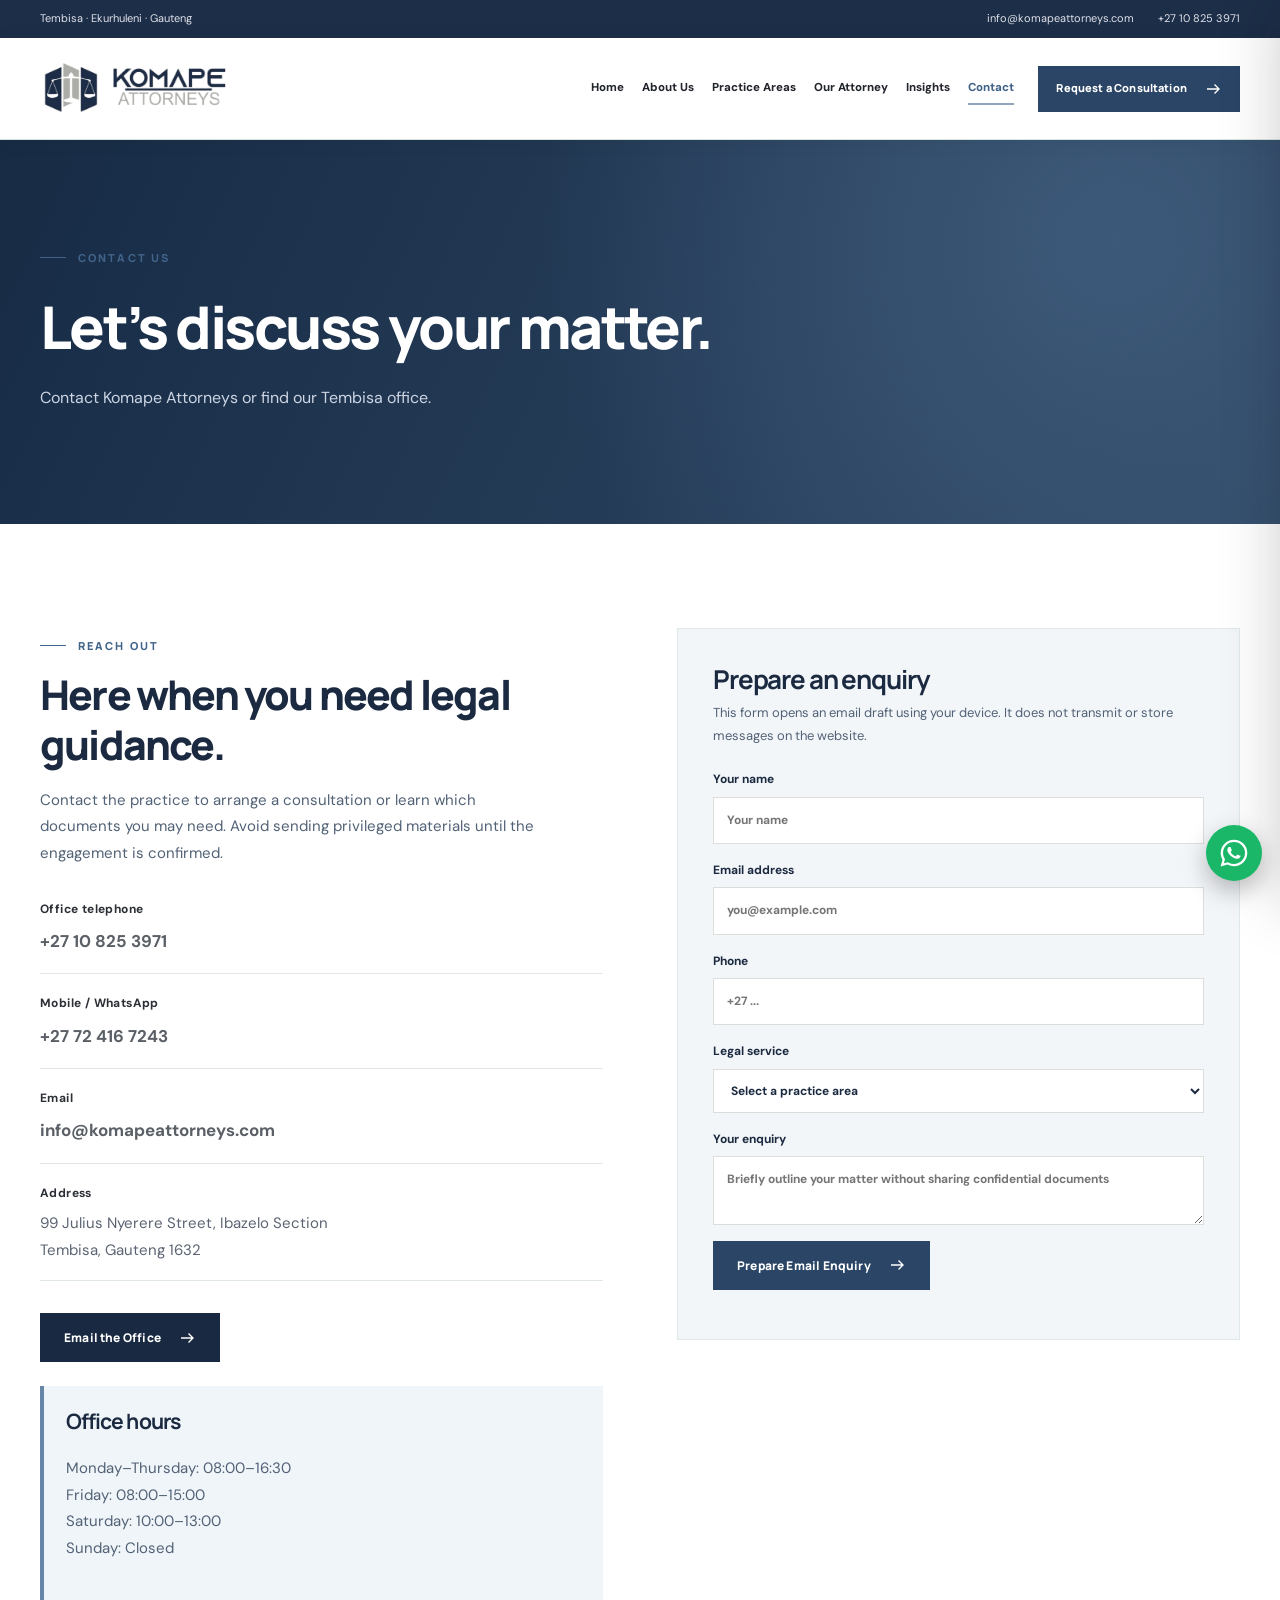
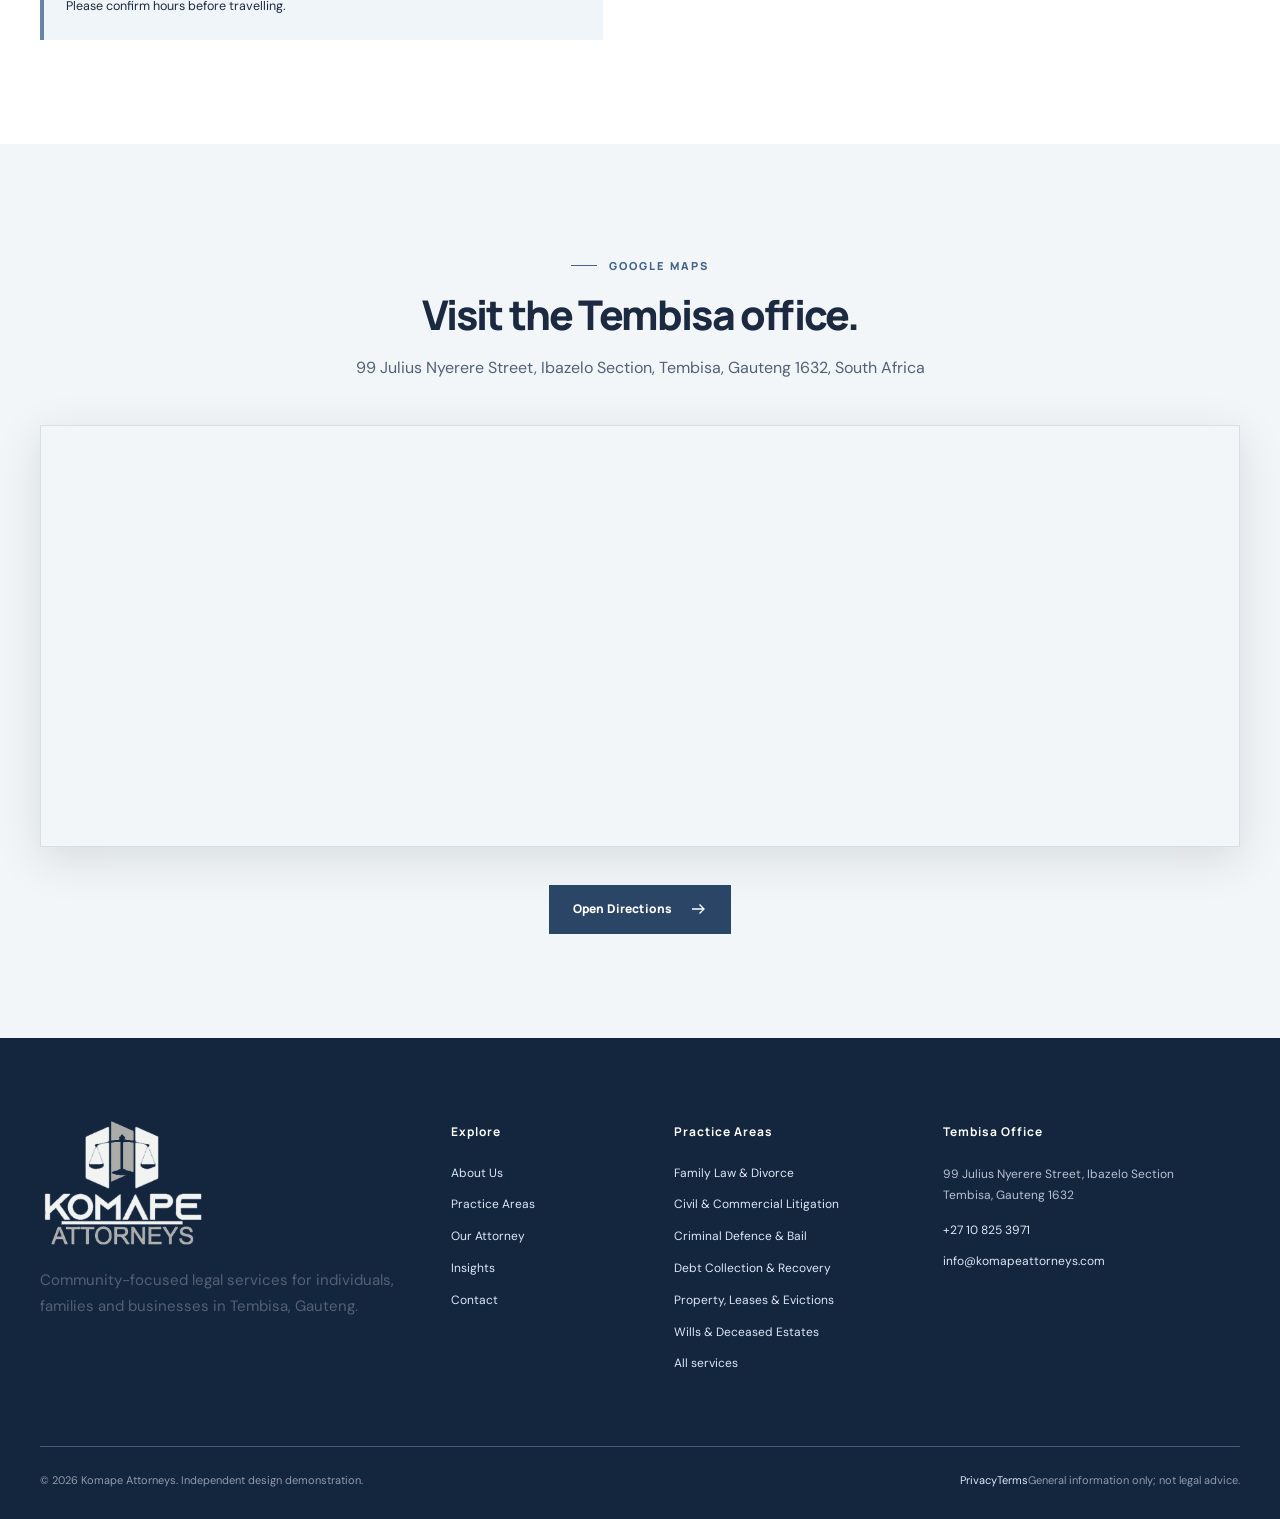
<file: contact/index.html>
<!doctype html><html lang="en-ZA"><head><meta charset="utf-8"><meta name="viewport" content="width=device-width,initial-scale=1"><meta name="theme-color" content="#1e2e48"><title>Contact &amp; Directions | Tembisa | Komape Attorneys</title><meta name="description" content="Contact Komape Attorneys at 99 Julius Nyerere Street, Tembisa. Call +27 10 825 3971 or WhatsApp +27 72 416 7243."><meta name="robots" content="index,follow,max-image-preview:large,max-snippet:-1,max-video-preview:-1"><link rel="canonical" href="https://www.komape-attorneys.com/contact/"><meta property="og:site_name" content="Komape Attorneys"><meta property="og:locale" content="en_ZA"><meta property="og:type" content="website"><meta property="og:url" content="https://www.komape-attorneys.com/contact/"><meta property="og:title" content="Contact &amp; Directions | Tembisa | Komape Attorneys"><meta property="og:description" content="Contact Komape Attorneys at 99 Julius Nyerere Street, Tembisa. Call +27 10 825 3971 or WhatsApp +27 72 416 7243."><meta property="og:image" content="https://www.komape-attorneys.com/assets/komape-social-preview-2026.jpg"><meta property="og:image:secure_url" content="https://www.komape-attorneys.com/assets/komape-social-preview-2026.jpg"><meta property="og:image:type" content="image/jpeg"><meta property="og:image:width" content="1200"><meta property="og:image:height" content="630"><meta property="og:image:alt" content="Komape Attorneys logo alongside founder Godfrey Komape wearing his legal robe in front of the firm logo on a brick wall"><meta name="twitter:card" content="summary_large_image"><meta name="twitter:title" content="Contact &amp; Directions | Tembisa | Komape Attorneys"><meta name="twitter:description" content="Contact Komape Attorneys at 99 Julius Nyerere Street, Tembisa. Call +27 10 825 3971 or WhatsApp +27 72 416 7243."><meta name="twitter:image" content="https://www.komape-attorneys.com/assets/komape-social-preview-2026.jpg"><meta name="twitter:image:alt" content="Komape Attorneys logo beside founder Godfrey Komape in formal court attire"><link rel="icon" type="image/x-icon" href="/favicon.ico"><link rel="icon" type="image/png" sizes="512x512" href="/assets/favicon.png"><link rel="apple-touch-icon" href="/assets/apple-touch-icon.png"><link rel="preconnect" href="https://images.pexels.com"><link rel="preconnect" href="https://fonts.googleapis.com"><link rel="preconnect" href="https://fonts.gstatic.com" crossorigin><link rel="stylesheet" href="/assets/site.css?v=20261013-firm-gallery"><script defer src="/assets/site.js"></script><script type="application/ld+json">{"@context":"https://schema.org","@graph":[{"@type":"LegalService","@id":"https://www.komape-attorneys.com/#firm","name":"Komape Attorneys","url":"https://www.komape-attorneys.com/","description":"Komape Attorneys is a legal practice based in Tembisa, Gauteng, offering legal support to individuals, families and businesses.","logo":{"@type":"ImageObject","url":"https://www.komape-attorneys.com/assets/logo-transparent.png","width":392,"height":309},"image":"https://www.komape-attorneys.com/assets/komape-social-preview-2026.jpg","telephone":"+27 10 825 3971","email":"info@komapeattorneys.com","contactPoint":{"@type":"ContactPoint","contactType":"legal enquiries","telephone":"+27 72 416 7243","availableLanguage":["English","Sepedi"]},"founder":{"@id":"https://www.komape-attorneys.com/#godfrey-komape"},"address":{"@type":"PostalAddress","streetAddress":"99 Julius Nyerere Street, Ibazelo Section","addressLocality":"Tembisa","addressRegion":"Gauteng","postalCode":"1632","addressCountry":"ZA"},"areaServed":["Tembisa","Ekurhuleni","Johannesburg","Gauteng","South Africa"],"knowsAbout":["Family Law & Divorce","Civil & Commercial Litigation","Criminal Defence & Bail","Debt Collection & Recovery","Property, Leases & Evictions","Wills & Deceased Estates","Correspondent Services","Insurance & MVA Claims","Commercial Contracts"]},{"@type":"WebSite","@id":"https://www.komape-attorneys.com/#website","name":"Komape Attorneys","url":"https://www.komape-attorneys.com/","inLanguage":"en-ZA","publisher":{"@id":"https://www.komape-attorneys.com/#firm"}},{"@type":"Person","@id":"https://www.komape-attorneys.com/#godfrey-komape","name":"Godfrey Komape","jobTitle":"Founder and Director","image":"https://www.komape-attorneys.com/assets/portrait-profile.jpg","worksFor":{"@id":"https://www.komape-attorneys.com/#firm"},"url":"https://www.komape-attorneys.com/our-attorney/"},{"@type":"WebPage","@id":"https://www.komape-attorneys.com/contact/#webpage","url":"https://www.komape-attorneys.com/contact/","name":"Contact & Directions | Tembisa | Komape Attorneys","description":"Contact Komape Attorneys at 99 Julius Nyerere Street, Tembisa. Call +27 10 825 3971 or WhatsApp +27 72 416 7243.","inLanguage":"en-ZA","isPartOf":{"@id":"https://www.komape-attorneys.com/#website"},"about":{"@id":"https://www.komape-attorneys.com/#firm"},"primaryImageOfPage":{"@type":"ImageObject","url":"https://www.komape-attorneys.com/assets/komape-social-preview-2026.jpg","width":1200,"height":630}},{"@type":"BreadcrumbList","@id":"https://www.komape-attorneys.com/contact/#breadcrumb","itemListElement":[{"@type":"ListItem","position":1,"name":"Home","item":"https://www.komape-attorneys.com/"},{"@type":"ListItem","position":2,"name":"Contact","item":"https://www.komape-attorneys.com/contact/"}]}]}</script></head><body><a class="skip-link" href="#main">Skip to content</a>
<div class="topbar"><div class="container topbar-inner"><span class="topbar-address">Tembisa · Ekurhuleni · Gauteng</span><div class="topbar-links"><a href="mailto:info@komapeattorneys.com">info@komapeattorneys.com</a><a href="tel:+27108253971">+27 10 825 3971</a></div></div></div>
<header class="nav-shell"><div class="container nav-inner"><a class="brand" href="/" aria-label="Komape Attorneys home"><img src="/assets/logo-header-4k.png" width="196" height="104" alt="Komape Attorneys logo"></a><nav class="nav-links" aria-label="Main navigation"><a href="/" class="nav-link " >Home</a><a href="/about/" class="nav-link " >About Us</a><a href="/practice-areas/" class="nav-link " >Practice Areas</a><a href="/our-attorney/" class="nav-link " >Our Attorney</a><a href="/insights/" class="nav-link " >Insights</a><a href="/contact/" class="nav-link active" aria-current=page>Contact</a></nav><a class="btn btn-gold nav-cta" href="/contact/">Request a Consultation <svg aria-hidden="true" xmlns="http://www.w3.org/2000/svg" width="18" height="18" viewBox="0 0 24 24" fill="none" stroke="currentColor" stroke-width="1.8"><path d="M4 12h16m-6-6 6 6-6 6"/></svg></a><button type="button" class="menu-open" aria-label="Open navigation" aria-expanded="false" aria-controls="mobile-panel" data-mobile-open>☰</button></div></header>
<div class="mobile-backdrop" id="mobile-backdrop"></div><nav class="mobile-panel" id="mobile-panel" aria-label="Mobile navigation" aria-hidden="true" inert><div class="mobile-head"><img src="/assets/logo-header-4k.png" alt="Komape Attorneys logo"><button data-mobile-close type="button" aria-label="Close navigation">×</button></div><div class="mobile-links"><a href="/">Home</a><a href="/about/">About Us</a><a href="/practice-areas/">Practice Areas</a><a href="/our-attorney/">Our Attorney</a><a href="/insights/">Insights</a><a href="/contact/">Contact</a></div><a class="btn btn-gold mobile-cta" href="/contact/">Contact the Firm <svg aria-hidden="true" xmlns="http://www.w3.org/2000/svg" width="18" height="18" viewBox="0 0 24 24" fill="none" stroke="currentColor" stroke-width="1.8"><path d="M4 12h16m-6-6 6 6-6 6"/></svg></a></nav>
<main id="main"><section class="page-hero"><div class="container"><span class="eyebrow eyebrow-light">CONTACT US</span><h1>Let’s discuss your matter.</h1><p>Contact Komape Attorneys or find our Tembisa office.</p></div></section><section class="section"><div class="container contact-layout"><div class="contact-copy"><span class="eyebrow">REACH OUT</span><h2>Here when you need legal guidance.</h2><p>Contact the practice to arrange a consultation or learn which documents you may need. Avoid sending privileged materials until the engagement is confirmed.</p><div class="contact-details"><div><strong>Office telephone</strong><a href="tel:+27108253971">+27 10 825 3971</a></div><div><strong>Mobile / WhatsApp</strong><a href="tel:+27724167243">+27 72 416 7243</a></div><div><strong>Email</strong><a href="mailto:info@komapeattorneys.com">info@komapeattorneys.com</a></div><div><strong>Address</strong><span>99 Julius Nyerere Street, Ibazelo Section<br>Tembisa, Gauteng 1632</span></div></div><a class="btn btn-navy" href="mailto:info@komapeattorneys.com">Email the Office <svg aria-hidden="true" xmlns="http://www.w3.org/2000/svg" width="18" height="18" viewBox="0 0 24 24" fill="none" stroke="currentColor" stroke-width="1.8"><path d="M4 12h16m-6-6 6 6-6 6"/></svg></a><div class="office-panel"><h3>Office hours</h3><p>Monday–Thursday: 08:00–16:30<br>Friday: 08:00–15:00<br>Saturday: 10:00–13:00<br>Sunday: Closed</p><small>Please confirm hours before travelling.</small></div></div><div class="contact-form-shell"><h3>Prepare an enquiry</h3><p>This form opens an email draft using your device. It does not transmit or store messages on the website.</p><form id="enquiry-form"><label>Your name <input name="name" autocomplete="name" maxlength="120" required placeholder="Your name"></label><label>Email address <input name="email" type="email" autocomplete="email" required placeholder="you@example.com"></label><label>Phone <input name="phone" type="tel" autocomplete="tel" placeholder="+27 ..."></label><label>Legal service <select id="area" name="area"><option value="">Select a practice area</option><option value="family-law">Family Law &amp; Divorce</option><option value="litigation">Civil &amp; Commercial Litigation</option><option value="criminal">Criminal Defence &amp; Bail</option><option value="debt-collection">Debt Collection &amp; Recovery</option><option value="property">Property, Leases &amp; Evictions</option><option value="estates">Wills &amp; Deceased Estates</option><option value="correspondent">Correspondent Services</option><option value="insurance">Insurance &amp; MVA Claims</option><option value="contracts">Commercial Contracts</option></select></label><label>Your enquiry <textarea name="message" minlength="10" maxlength="3000" required placeholder="Briefly outline your matter without sharing confidential documents"></textarea></label><div style="position:absolute;left:-9999px" aria-hidden="true"><label>Leave blank <input name="company_website" tabindex="-1" autocomplete="off"></label></div><button type="submit" class="btn btn-gold">Prepare Email Enquiry <svg aria-hidden="true" xmlns="http://www.w3.org/2000/svg" width="18" height="18" viewBox="0 0 24 24" fill="none" stroke="currentColor" stroke-width="1.8"><path d="M4 12h16m-6-6 6 6-6 6"/></svg></button><p id="form-status" role="status" aria-live="polite"></p></form></div></div></section><section class="section cream"><div class="container"><div class="section-heading centered"><span class="eyebrow">GOOGLE MAPS</span><h2>Visit the Tembisa office.</h2><p>99 Julius Nyerere Street, Ibazelo Section, Tembisa, Gauteng 1632, South Africa</p></div><div class="map-frame"><iframe src="https://www.google.com/maps?q=99%20Julius%20Nyerere%20Street%2C%20Ibazelo%20Section%2C%20Tembisa%2C%20Gauteng%201632%2C%20South%20Africa&output=embed" loading="lazy" title="Komape Attorneys location in Tembisa" referrerpolicy="no-referrer-when-downgrade" allowfullscreen></iframe></div><div class="section-action centered"><a class="btn btn-gold" href="https://www.google.com/maps/search/?api=1&amp;query=99%20Julius%20Nyerere%20Street%2C%20Ibazelo%20Section%2C%20Tembisa%2C%20Gauteng%201632%2C%20South%20Africa">Open Directions <svg aria-hidden="true" xmlns="http://www.w3.org/2000/svg" width="18" height="18" viewBox="0 0 24 24" fill="none" stroke="currentColor" stroke-width="1.8"><path d="M4 12h16m-6-6 6 6-6 6"/></svg></a></div></div></section></main><footer class="site-footer"><div class="container"><div class="footer-grid"><div><a class="footer-logo" href="/"><img src="/assets/logo-light-4k.png" alt="Komape Attorneys transparent footer logo" width="240" height="145" loading="lazy"></a><p>Community-focused legal services for individuals, families and businesses in Tembisa, Gauteng.</p></div><div><h3>Explore</h3><div class="footer-links"><a href="/about/">About Us</a><a href="/practice-areas/">Practice Areas</a><a href="/our-attorney/">Our Attorney</a><a href="/insights/">Insights</a><a href="/contact/">Contact</a></div></div><div><h3>Practice Areas</h3><div class="footer-links"><a href="/practice-areas/#family-law">Family Law &amp; Divorce</a><a href="/practice-areas/#litigation">Civil &amp; Commercial Litigation</a><a href="/practice-areas/#criminal">Criminal Defence &amp; Bail</a><a href="/practice-areas/#debt-collection">Debt Collection &amp; Recovery</a><a href="/practice-areas/#property">Property, Leases &amp; Evictions</a><a href="/practice-areas/#estates">Wills &amp; Deceased Estates</a><a href="/practice-areas/">All services</a></div></div><div class="footer-location"><h3>Tembisa Office</h3><address>99 Julius Nyerere Street, Ibazelo Section<br>Tembisa, Gauteng 1632</address><div class="footer-links" style="margin-top:15px"><a href="tel:+27108253971">+27 10 825 3971</a><a href="mailto:info@komapeattorneys.com">info@komapeattorneys.com</a></div></div></div><div class="footer-bottom"><span>© 2026 Komape Attorneys. Independent design demonstration.</span><span class="footer-legal"><a href="/privacy/">Privacy</a><a href="/terms/">Terms</a><span>General information only; not legal advice.</span></span></div></div></footer>
<a class="floating-whatsapp" href="https://wa.me/27724167243?text=Hello%2C%20I%20would%20like%20to%20enquire%20about%20legal%20services." rel="noopener noreferrer" target="_blank" title="Contact the listed mobile number on WhatsApp" aria-label="Contact Komape Attorneys on WhatsApp"><svg viewBox="0 0 32 32" aria-hidden="true" xmlns="http://www.w3.org/2000/svg"><path fill="currentColor" d="M16 .8C7.61.8.8 7.59.8 15.98c0 2.69.7 5.31 2.03 7.62L.7 31.3l7.91-2.08a15.15 15.15 0 0 0 7.37 1.88h.01c8.38 0 15.2-6.82 15.2-15.2 0-4.06-1.58-7.88-4.46-10.76A15.07 15.07 0 0 0 16 .8Zm0 27.73a12.54 12.54 0 0 1-6.39-1.75l-.46-.27-4.7 1.23 1.25-4.58-.3-.47a12.5 12.5 0 0 1-1.93-6.7C3.47 9.08 9.08 3.47 16 3.47a12.45 12.45 0 0 1 8.87 3.68 12.48 12.48 0 0 1 3.67 8.86c0 6.91-5.62 12.52-12.54 12.52Zm6.88-9.38c-.38-.19-2.23-1.1-2.58-1.23-.34-.13-.59-.19-.84.19s-.96 1.23-1.18 1.49-.44.29-.82.1a10.32 10.32 0 0 1-3.04-1.88 11.39 11.39 0 0 1-2.1-2.61c-.22-.38-.02-.58.16-.77.17-.17.38-.44.57-.66s.25-.38.38-.63.06-.47-.03-.66c-.1-.19-.85-2.04-1.16-2.8-.3-.74-.61-.64-.84-.65l-.71-.01c-.25 0-.66.1-1.01.47-.34.38-1.32 1.29-1.32 3.13s1.35 3.62 1.53 3.87a14.37 14.37 0 0 0 5.51 4.89c1.03.45 1.84.72 2.48.93 1.04.33 1.98.29 2.72.18.83-.13 2.23-.91 2.55-1.79.31-.88.31-1.64.22-1.8-.09-.16-.34-.25-.72-.44Z"/></svg><span class="whatsapp-tooltip" aria-hidden="true">WhatsApp Us</span></a><button class="scroll-top" type="button" aria-label="Back to top">↑</button></body></html>
</file>
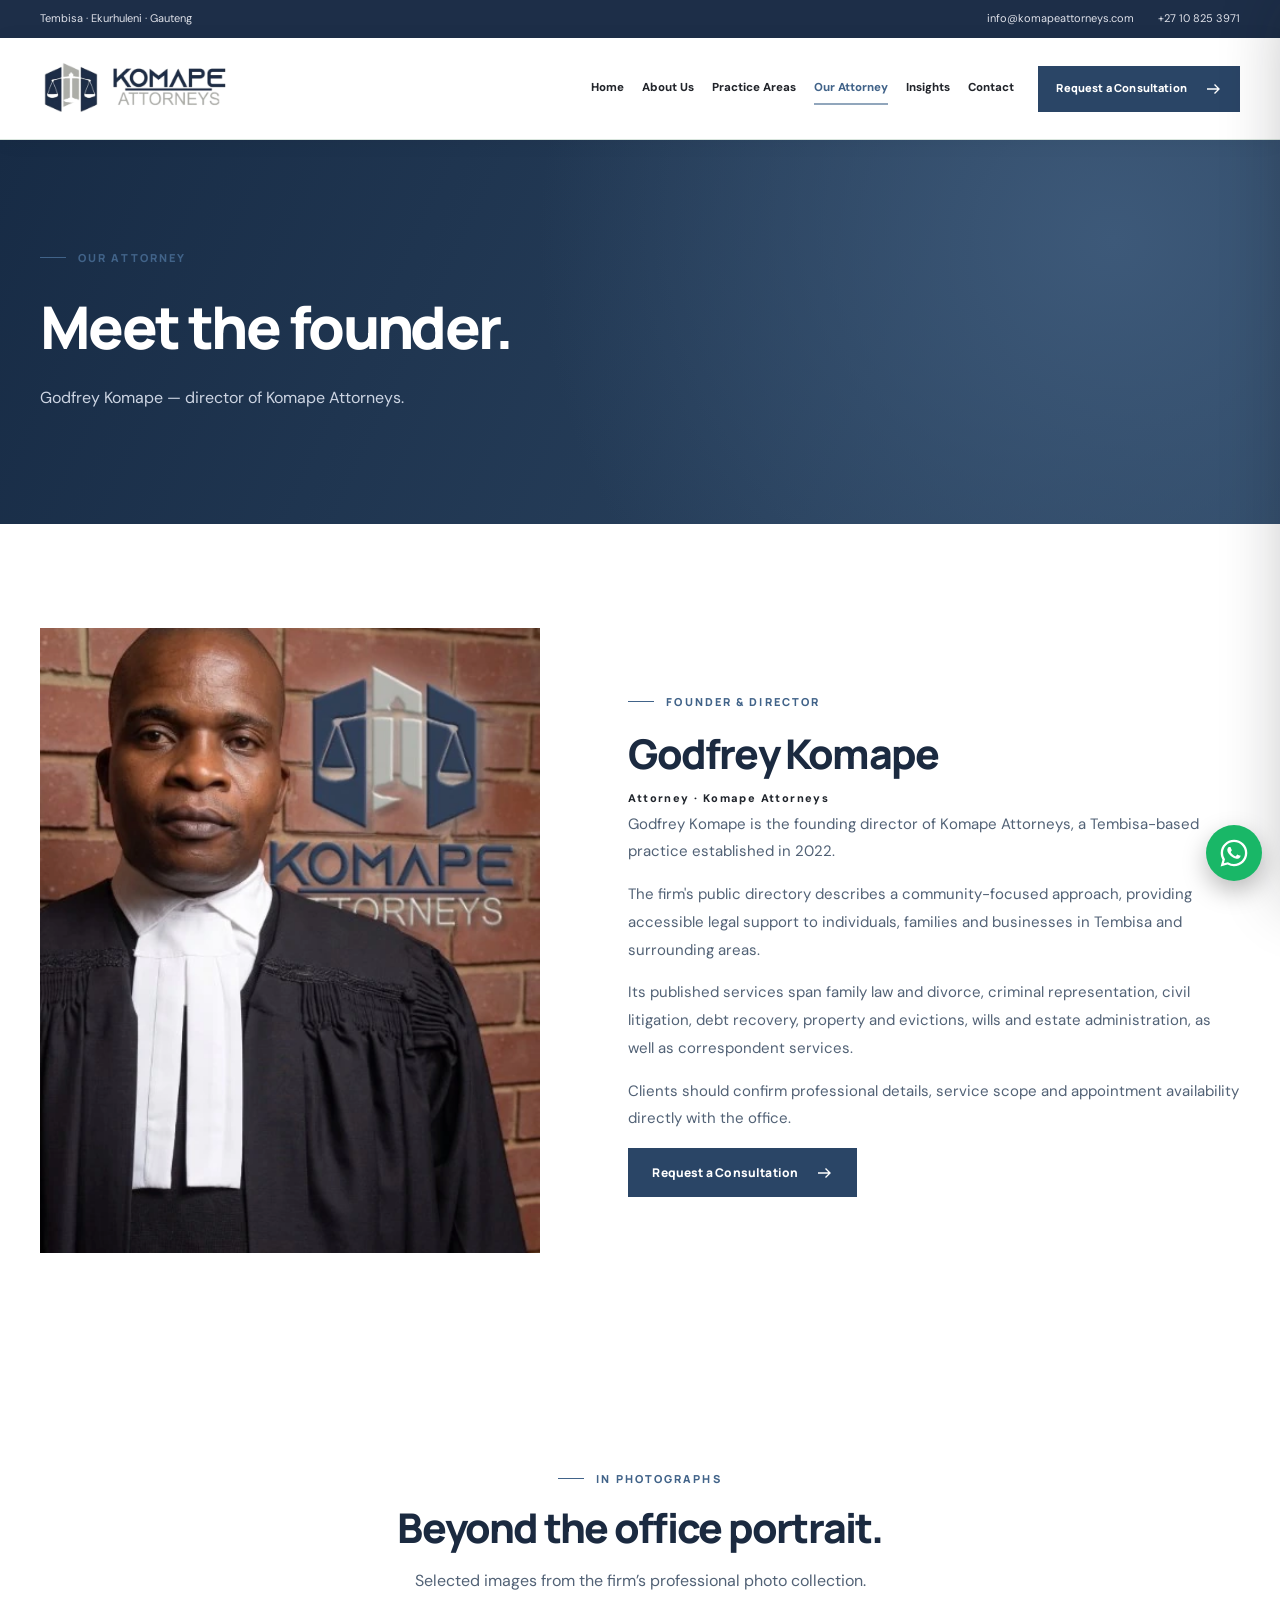
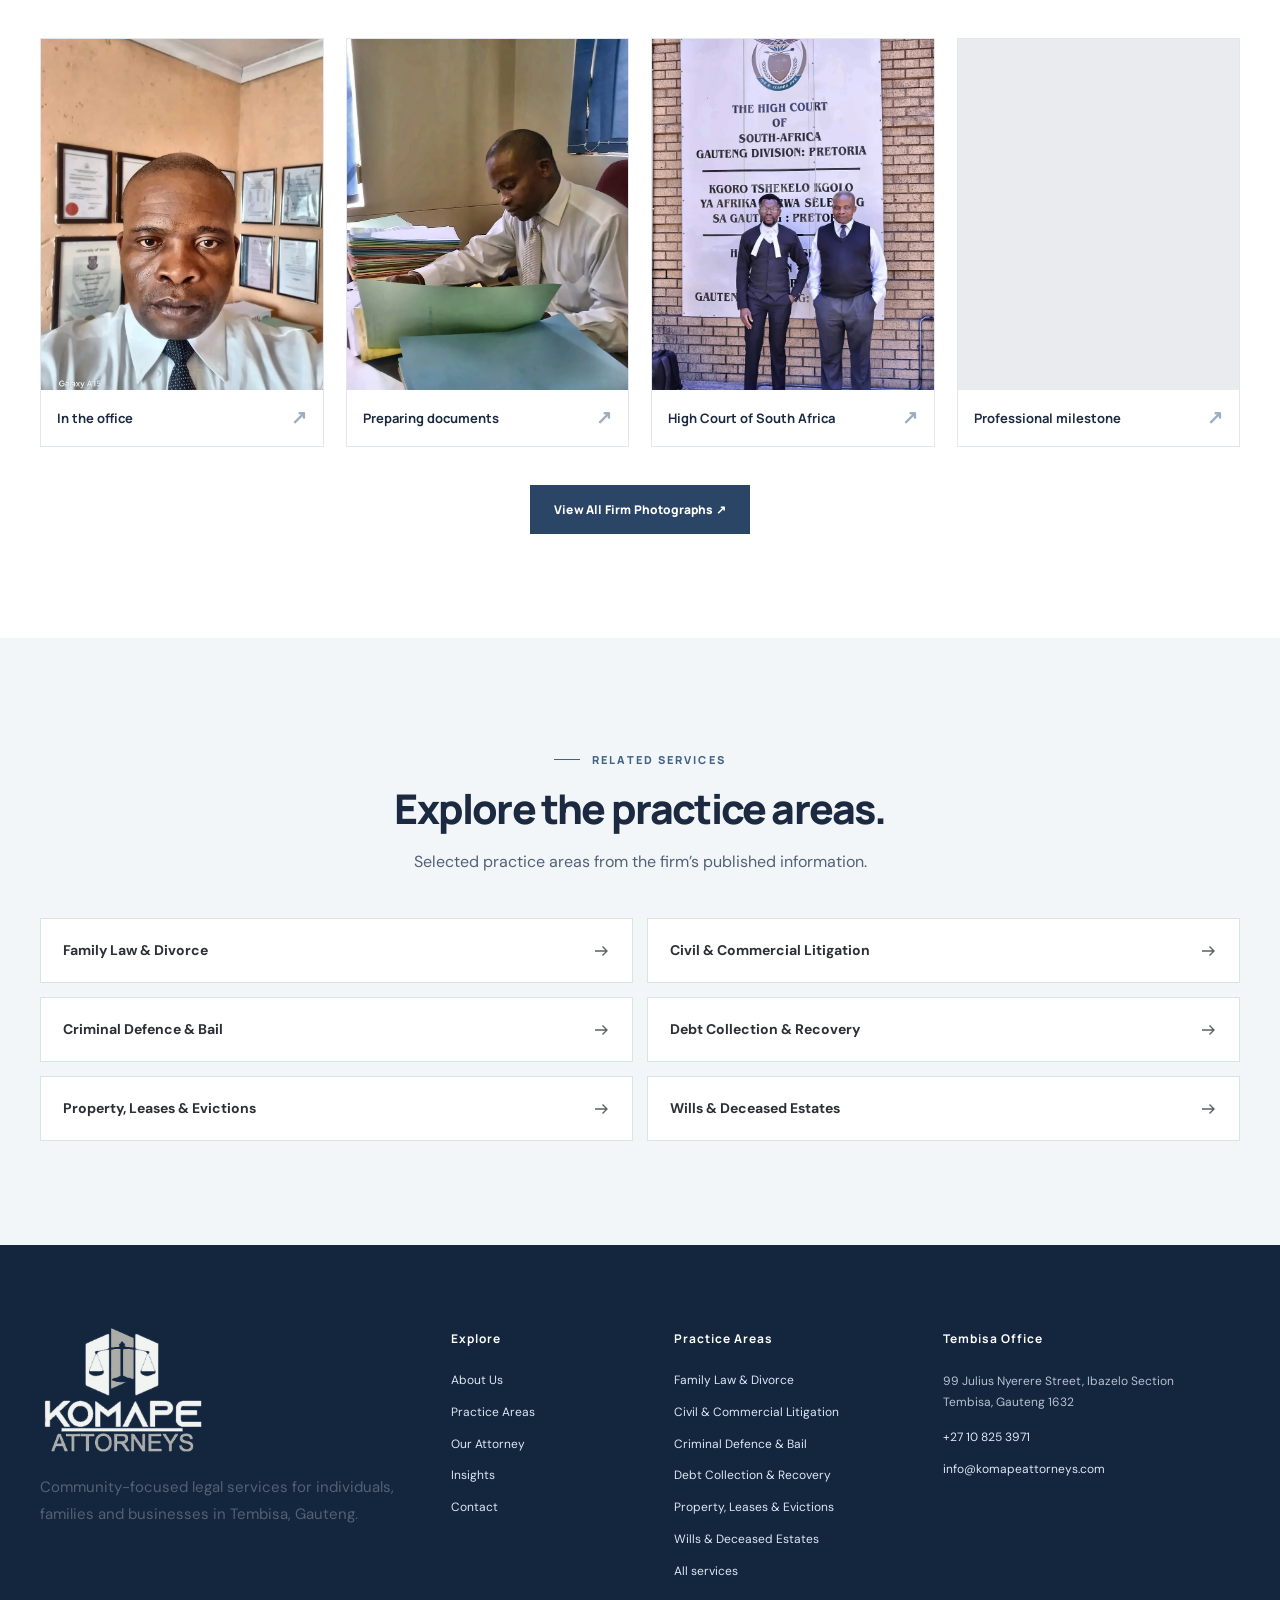
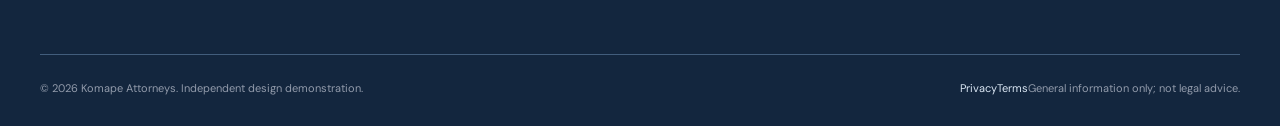
<file: our-attorney/index.html>
<!doctype html><html lang="en-ZA"><head><meta charset="utf-8"><meta name="viewport" content="width=device-width,initial-scale=1"><meta name="theme-color" content="#1e2e48"><title>Godfrey Komape | Attorney in Tembisa | Komape Attorneys</title><meta name="description" content="Meet Godfrey Komape, founder and director of Komape Attorneys in Tembisa, Gauteng."><meta name="robots" content="index,follow,max-image-preview:large,max-snippet:-1,max-video-preview:-1"><link rel="canonical" href="https://www.komape-attorneys.com/our-attorney/"><meta property="og:site_name" content="Komape Attorneys"><meta property="og:locale" content="en_ZA"><meta property="og:type" content="profile"><meta property="og:url" content="https://www.komape-attorneys.com/our-attorney/"><meta property="og:title" content="Godfrey Komape | Attorney in Tembisa | Komape Attorneys"><meta property="og:description" content="Meet Godfrey Komape, founder and director of Komape Attorneys in Tembisa, Gauteng."><meta property="og:image" content="https://www.komape-attorneys.com/assets/komape-social-preview-2026.jpg"><meta property="og:image:secure_url" content="https://www.komape-attorneys.com/assets/komape-social-preview-2026.jpg"><meta property="og:image:type" content="image/jpeg"><meta property="og:image:width" content="1200"><meta property="og:image:height" content="630"><meta property="og:image:alt" content="Komape Attorneys logo alongside founder Godfrey Komape wearing his legal robe in front of the firm logo on a brick wall"><meta name="twitter:card" content="summary_large_image"><meta name="twitter:title" content="Godfrey Komape | Attorney in Tembisa | Komape Attorneys"><meta name="twitter:description" content="Meet Godfrey Komape, founder and director of Komape Attorneys in Tembisa, Gauteng."><meta name="twitter:image" content="https://www.komape-attorneys.com/assets/komape-social-preview-2026.jpg"><meta name="twitter:image:alt" content="Komape Attorneys logo beside founder Godfrey Komape in formal court attire"><link rel="icon" type="image/x-icon" href="/favicon.ico"><link rel="icon" type="image/png" sizes="512x512" href="/assets/favicon.png"><link rel="apple-touch-icon" href="/assets/apple-touch-icon.png"><link rel="preconnect" href="https://images.pexels.com"><link rel="preconnect" href="https://fonts.googleapis.com"><link rel="preconnect" href="https://fonts.gstatic.com" crossorigin><link rel="stylesheet" href="/assets/site.css?v=20261013-firm-gallery"><script defer src="/assets/site.js"></script><script type="application/ld+json">{"@context":"https://schema.org","@graph":[{"@type":"LegalService","@id":"https://www.komape-attorneys.com/#firm","name":"Komape Attorneys","url":"https://www.komape-attorneys.com/","description":"Komape Attorneys is a legal practice based in Tembisa, Gauteng, offering legal support to individuals, families and businesses.","logo":{"@type":"ImageObject","url":"https://www.komape-attorneys.com/assets/logo-transparent.png","width":392,"height":309},"image":"https://www.komape-attorneys.com/assets/komape-social-preview-2026.jpg","telephone":"+27 10 825 3971","email":"info@komapeattorneys.com","contactPoint":{"@type":"ContactPoint","contactType":"legal enquiries","telephone":"+27 72 416 7243","availableLanguage":["English","Sepedi"]},"founder":{"@id":"https://www.komape-attorneys.com/#godfrey-komape"},"address":{"@type":"PostalAddress","streetAddress":"99 Julius Nyerere Street, Ibazelo Section","addressLocality":"Tembisa","addressRegion":"Gauteng","postalCode":"1632","addressCountry":"ZA"},"areaServed":["Tembisa","Ekurhuleni","Johannesburg","Gauteng","South Africa"],"knowsAbout":["Family Law & Divorce","Civil & Commercial Litigation","Criminal Defence & Bail","Debt Collection & Recovery","Property, Leases & Evictions","Wills & Deceased Estates","Correspondent Services","Insurance & MVA Claims","Commercial Contracts"]},{"@type":"WebSite","@id":"https://www.komape-attorneys.com/#website","name":"Komape Attorneys","url":"https://www.komape-attorneys.com/","inLanguage":"en-ZA","publisher":{"@id":"https://www.komape-attorneys.com/#firm"}},{"@type":"Person","@id":"https://www.komape-attorneys.com/#godfrey-komape","name":"Godfrey Komape","jobTitle":"Founder and Director","image":"https://www.komape-attorneys.com/assets/portrait-profile.jpg","worksFor":{"@id":"https://www.komape-attorneys.com/#firm"},"url":"https://www.komape-attorneys.com/our-attorney/"},{"@type":"WebPage","@id":"https://www.komape-attorneys.com/our-attorney/#webpage","url":"https://www.komape-attorneys.com/our-attorney/","name":"Godfrey Komape | Attorney in Tembisa | Komape Attorneys","description":"Meet Godfrey Komape, founder and director of Komape Attorneys in Tembisa, Gauteng.","inLanguage":"en-ZA","isPartOf":{"@id":"https://www.komape-attorneys.com/#website"},"about":{"@id":"https://www.komape-attorneys.com/#godfrey-komape"},"primaryImageOfPage":{"@type":"ImageObject","url":"https://www.komape-attorneys.com/assets/komape-social-preview-2026.jpg","width":1200,"height":630},"mainEntity":{"@id":"https://www.komape-attorneys.com/#godfrey-komape"}},{"@type":"BreadcrumbList","@id":"https://www.komape-attorneys.com/our-attorney/#breadcrumb","itemListElement":[{"@type":"ListItem","position":1,"name":"Home","item":"https://www.komape-attorneys.com/"},{"@type":"ListItem","position":2,"name":"Our Attorney","item":"https://www.komape-attorneys.com/our-attorney/"}]}]}</script></head><body><a class="skip-link" href="#main">Skip to content</a>
<div class="topbar"><div class="container topbar-inner"><span class="topbar-address">Tembisa · Ekurhuleni · Gauteng</span><div class="topbar-links"><a href="mailto:info@komapeattorneys.com">info@komapeattorneys.com</a><a href="tel:+27108253971">+27 10 825 3971</a></div></div></div>
<header class="nav-shell"><div class="container nav-inner"><a class="brand" href="/" aria-label="Komape Attorneys home"><img src="/assets/logo-header-4k.png" width="196" height="104" alt="Komape Attorneys logo"></a><nav class="nav-links" aria-label="Main navigation"><a href="/" class="nav-link " >Home</a><a href="/about/" class="nav-link " >About Us</a><a href="/practice-areas/" class="nav-link " >Practice Areas</a><a href="/our-attorney/" class="nav-link active" aria-current=page>Our Attorney</a><a href="/insights/" class="nav-link " >Insights</a><a href="/contact/" class="nav-link " >Contact</a></nav><a class="btn btn-gold nav-cta" href="/contact/">Request a Consultation <svg aria-hidden="true" xmlns="http://www.w3.org/2000/svg" width="18" height="18" viewBox="0 0 24 24" fill="none" stroke="currentColor" stroke-width="1.8"><path d="M4 12h16m-6-6 6 6-6 6"/></svg></a><button type="button" class="menu-open" aria-label="Open navigation" aria-expanded="false" aria-controls="mobile-panel" data-mobile-open>☰</button></div></header>
<div class="mobile-backdrop" id="mobile-backdrop"></div><nav class="mobile-panel" id="mobile-panel" aria-label="Mobile navigation" aria-hidden="true" inert><div class="mobile-head"><img src="/assets/logo-header-4k.png" alt="Komape Attorneys logo"><button data-mobile-close type="button" aria-label="Close navigation">×</button></div><div class="mobile-links"><a href="/">Home</a><a href="/about/">About Us</a><a href="/practice-areas/">Practice Areas</a><a href="/our-attorney/">Our Attorney</a><a href="/insights/">Insights</a><a href="/contact/">Contact</a></div><a class="btn btn-gold mobile-cta" href="/contact/">Contact the Firm <svg aria-hidden="true" xmlns="http://www.w3.org/2000/svg" width="18" height="18" viewBox="0 0 24 24" fill="none" stroke="currentColor" stroke-width="1.8"><path d="M4 12h16m-6-6 6 6-6 6"/></svg></a></nav>
<main id="main"><section class="page-hero"><div class="container"><span class="eyebrow eyebrow-light">OUR ATTORNEY</span><h1>Meet the founder.</h1><p>Godfrey Komape — director of Komape Attorneys.</p></div></section><section class="section"><div class="container profile-layout"><div class="profile-photo"><img src="/assets/portrait-profile.webp" width="440" height="800" loading="eager" alt="Godfrey Komape, founder of Komape Attorneys"></div><div class="profile-body"><span class="eyebrow">FOUNDER &amp; DIRECTOR</span><h2>Godfrey Komape</h2><span class="profile-role">Attorney · Komape Attorneys</span><p>Godfrey Komape is the founding director of Komape Attorneys, a Tembisa-based practice established in 2022.</p><p>The firm's public directory describes a community-focused approach, providing accessible legal support to individuals, families and businesses in Tembisa and surrounding areas.</p><p>Its published services span family law and divorce, criminal representation, civil litigation, debt recovery, property and evictions, wills and estate administration, as well as correspondent services.</p><p>Clients should confirm professional details, service scope and appointment availability directly with the office.</p><a class="btn btn-gold" href="/contact/">Request a Consultation <svg aria-hidden="true" xmlns="http://www.w3.org/2000/svg" width="18" height="18" viewBox="0 0 24 24" fill="none" stroke="currentColor" stroke-width="1.8"><path d="M4 12h16m-6-6 6 6-6 6"/></svg></a></div></div></section><section class="section firm-gallery-section"><div class="container"><div class="section-heading centered"><span class="eyebrow">IN PHOTOGRAPHS</span><h2>Beyond the office portrait.</h2><p>Selected images from the firm’s professional photo collection.</p></div><div class="firm-photo-grid"><a class="firm-photo" href="/assets/firm-gallery/komape-09-full.jpg" target="_blank" rel="noopener" aria-label="View photograph 09: In the office in full resolution"><span class="firm-photo-media"><img src="/assets/firm-gallery/komape-09.webp" width="1535" height="2048" loading="lazy" decoding="async" alt="Professional portrait in an office with certificates on the wall"></span><span class="firm-photo-caption"><span>In the office</span><span class="firm-photo-expand" aria-hidden="true">↗</span></span></a><a class="firm-photo" href="/assets/firm-gallery/komape-07-full.jpg" target="_blank" rel="noopener" aria-label="View photograph 07: Preparing documents in full resolution"><span class="firm-photo-media"><img src="/assets/firm-gallery/komape-07.webp" width="1536" height="2048" loading="lazy" decoding="async" alt="Attorney reviewing legal files at the office"></span><span class="firm-photo-caption"><span>Preparing documents</span><span class="firm-photo-expand" aria-hidden="true">↗</span></span></a><a class="firm-photo" href="/assets/firm-gallery/komape-02-full.jpg" target="_blank" rel="noopener" aria-label="View photograph 02: High Court of South Africa in full resolution"><span class="firm-photo-media"><img src="/assets/firm-gallery/komape-02.webp" width="1365" height="2048" loading="lazy" decoding="async" alt="Two legal professionals standing near the High Court Gauteng Division sign"></span><span class="firm-photo-caption"><span>High Court of South Africa</span><span class="firm-photo-expand" aria-hidden="true">↗</span></span></a><a class="firm-photo" href="/assets/firm-gallery/komape-04-full.jpg" target="_blank" rel="noopener" aria-label="View photograph 04: Professional milestone in full resolution"><span class="firm-photo-media"><img src="/assets/firm-gallery/komape-04.webp" width="2048" height="1536" loading="lazy" decoding="async" alt="Professional wearing graduation regalia at a brick building"></span><span class="firm-photo-caption"><span>Professional milestone</span><span class="firm-photo-expand" aria-hidden="true">↗</span></span></a></div><div class="section-action centered"><a class="btn btn-gold" href="/about/#photo-gallery">View All Firm Photographs ↗</a></div></div></section><section class="section cream"><div class="container"><div class="section-heading centered"><span class="eyebrow">RELATED SERVICES</span><h2>Explore the practice areas.</h2><p>Selected practice areas from the firm’s published information.</p></div><div class="service-pills"><a href="/practice-areas/#family-law">Family Law &amp; Divorce <svg aria-hidden="true" xmlns="http://www.w3.org/2000/svg" width="18" height="18" viewBox="0 0 24 24" fill="none" stroke="currentColor" stroke-width="1.8"><path d="M4 12h16m-6-6 6 6-6 6"/></svg></a><a href="/practice-areas/#litigation">Civil &amp; Commercial Litigation <svg aria-hidden="true" xmlns="http://www.w3.org/2000/svg" width="18" height="18" viewBox="0 0 24 24" fill="none" stroke="currentColor" stroke-width="1.8"><path d="M4 12h16m-6-6 6 6-6 6"/></svg></a><a href="/practice-areas/#criminal">Criminal Defence &amp; Bail <svg aria-hidden="true" xmlns="http://www.w3.org/2000/svg" width="18" height="18" viewBox="0 0 24 24" fill="none" stroke="currentColor" stroke-width="1.8"><path d="M4 12h16m-6-6 6 6-6 6"/></svg></a><a href="/practice-areas/#debt-collection">Debt Collection &amp; Recovery <svg aria-hidden="true" xmlns="http://www.w3.org/2000/svg" width="18" height="18" viewBox="0 0 24 24" fill="none" stroke="currentColor" stroke-width="1.8"><path d="M4 12h16m-6-6 6 6-6 6"/></svg></a><a href="/practice-areas/#property">Property, Leases &amp; Evictions <svg aria-hidden="true" xmlns="http://www.w3.org/2000/svg" width="18" height="18" viewBox="0 0 24 24" fill="none" stroke="currentColor" stroke-width="1.8"><path d="M4 12h16m-6-6 6 6-6 6"/></svg></a><a href="/practice-areas/#estates">Wills &amp; Deceased Estates <svg aria-hidden="true" xmlns="http://www.w3.org/2000/svg" width="18" height="18" viewBox="0 0 24 24" fill="none" stroke="currentColor" stroke-width="1.8"><path d="M4 12h16m-6-6 6 6-6 6"/></svg></a></div></div></section></main><footer class="site-footer"><div class="container"><div class="footer-grid"><div><a class="footer-logo" href="/"><img src="/assets/logo-light-4k.png" alt="Komape Attorneys transparent footer logo" width="240" height="145" loading="lazy"></a><p>Community-focused legal services for individuals, families and businesses in Tembisa, Gauteng.</p></div><div><h3>Explore</h3><div class="footer-links"><a href="/about/">About Us</a><a href="/practice-areas/">Practice Areas</a><a href="/our-attorney/">Our Attorney</a><a href="/insights/">Insights</a><a href="/contact/">Contact</a></div></div><div><h3>Practice Areas</h3><div class="footer-links"><a href="/practice-areas/#family-law">Family Law &amp; Divorce</a><a href="/practice-areas/#litigation">Civil &amp; Commercial Litigation</a><a href="/practice-areas/#criminal">Criminal Defence &amp; Bail</a><a href="/practice-areas/#debt-collection">Debt Collection &amp; Recovery</a><a href="/practice-areas/#property">Property, Leases &amp; Evictions</a><a href="/practice-areas/#estates">Wills &amp; Deceased Estates</a><a href="/practice-areas/">All services</a></div></div><div class="footer-location"><h3>Tembisa Office</h3><address>99 Julius Nyerere Street, Ibazelo Section<br>Tembisa, Gauteng 1632</address><div class="footer-links" style="margin-top:15px"><a href="tel:+27108253971">+27 10 825 3971</a><a href="mailto:info@komapeattorneys.com">info@komapeattorneys.com</a></div></div></div><div class="footer-bottom"><span>© 2026 Komape Attorneys. Independent design demonstration.</span><span class="footer-legal"><a href="/privacy/">Privacy</a><a href="/terms/">Terms</a><span>General information only; not legal advice.</span></span></div></div></footer>
<a class="floating-whatsapp" href="https://wa.me/27724167243?text=Hello%2C%20I%20would%20like%20to%20enquire%20about%20legal%20services." rel="noopener noreferrer" target="_blank" title="Contact the listed mobile number on WhatsApp" aria-label="Contact Komape Attorneys on WhatsApp"><svg viewBox="0 0 32 32" aria-hidden="true" xmlns="http://www.w3.org/2000/svg"><path fill="currentColor" d="M16 .8C7.61.8.8 7.59.8 15.98c0 2.69.7 5.31 2.03 7.62L.7 31.3l7.91-2.08a15.15 15.15 0 0 0 7.37 1.88h.01c8.38 0 15.2-6.82 15.2-15.2 0-4.06-1.58-7.88-4.46-10.76A15.07 15.07 0 0 0 16 .8Zm0 27.73a12.54 12.54 0 0 1-6.39-1.75l-.46-.27-4.7 1.23 1.25-4.58-.3-.47a12.5 12.5 0 0 1-1.93-6.7C3.47 9.08 9.08 3.47 16 3.47a12.45 12.45 0 0 1 8.87 3.68 12.48 12.48 0 0 1 3.67 8.86c0 6.91-5.62 12.52-12.54 12.52Zm6.88-9.38c-.38-.19-2.23-1.1-2.58-1.23-.34-.13-.59-.19-.84.19s-.96 1.23-1.18 1.49-.44.29-.82.1a10.32 10.32 0 0 1-3.04-1.88 11.39 11.39 0 0 1-2.1-2.61c-.22-.38-.02-.58.16-.77.17-.17.38-.44.57-.66s.25-.38.38-.63.06-.47-.03-.66c-.1-.19-.85-2.04-1.16-2.8-.3-.74-.61-.64-.84-.65l-.71-.01c-.25 0-.66.1-1.01.47-.34.38-1.32 1.29-1.32 3.13s1.35 3.62 1.53 3.87a14.37 14.37 0 0 0 5.51 4.89c1.03.45 1.84.72 2.48.93 1.04.33 1.98.29 2.72.18.83-.13 2.23-.91 2.55-1.79.31-.88.31-1.64.22-1.8-.09-.16-.34-.25-.72-.44Z"/></svg><span class="whatsapp-tooltip" aria-hidden="true">WhatsApp Us</span></a><button class="scroll-top" type="button" aria-label="Back to top">↑</button></body></html>
</file>
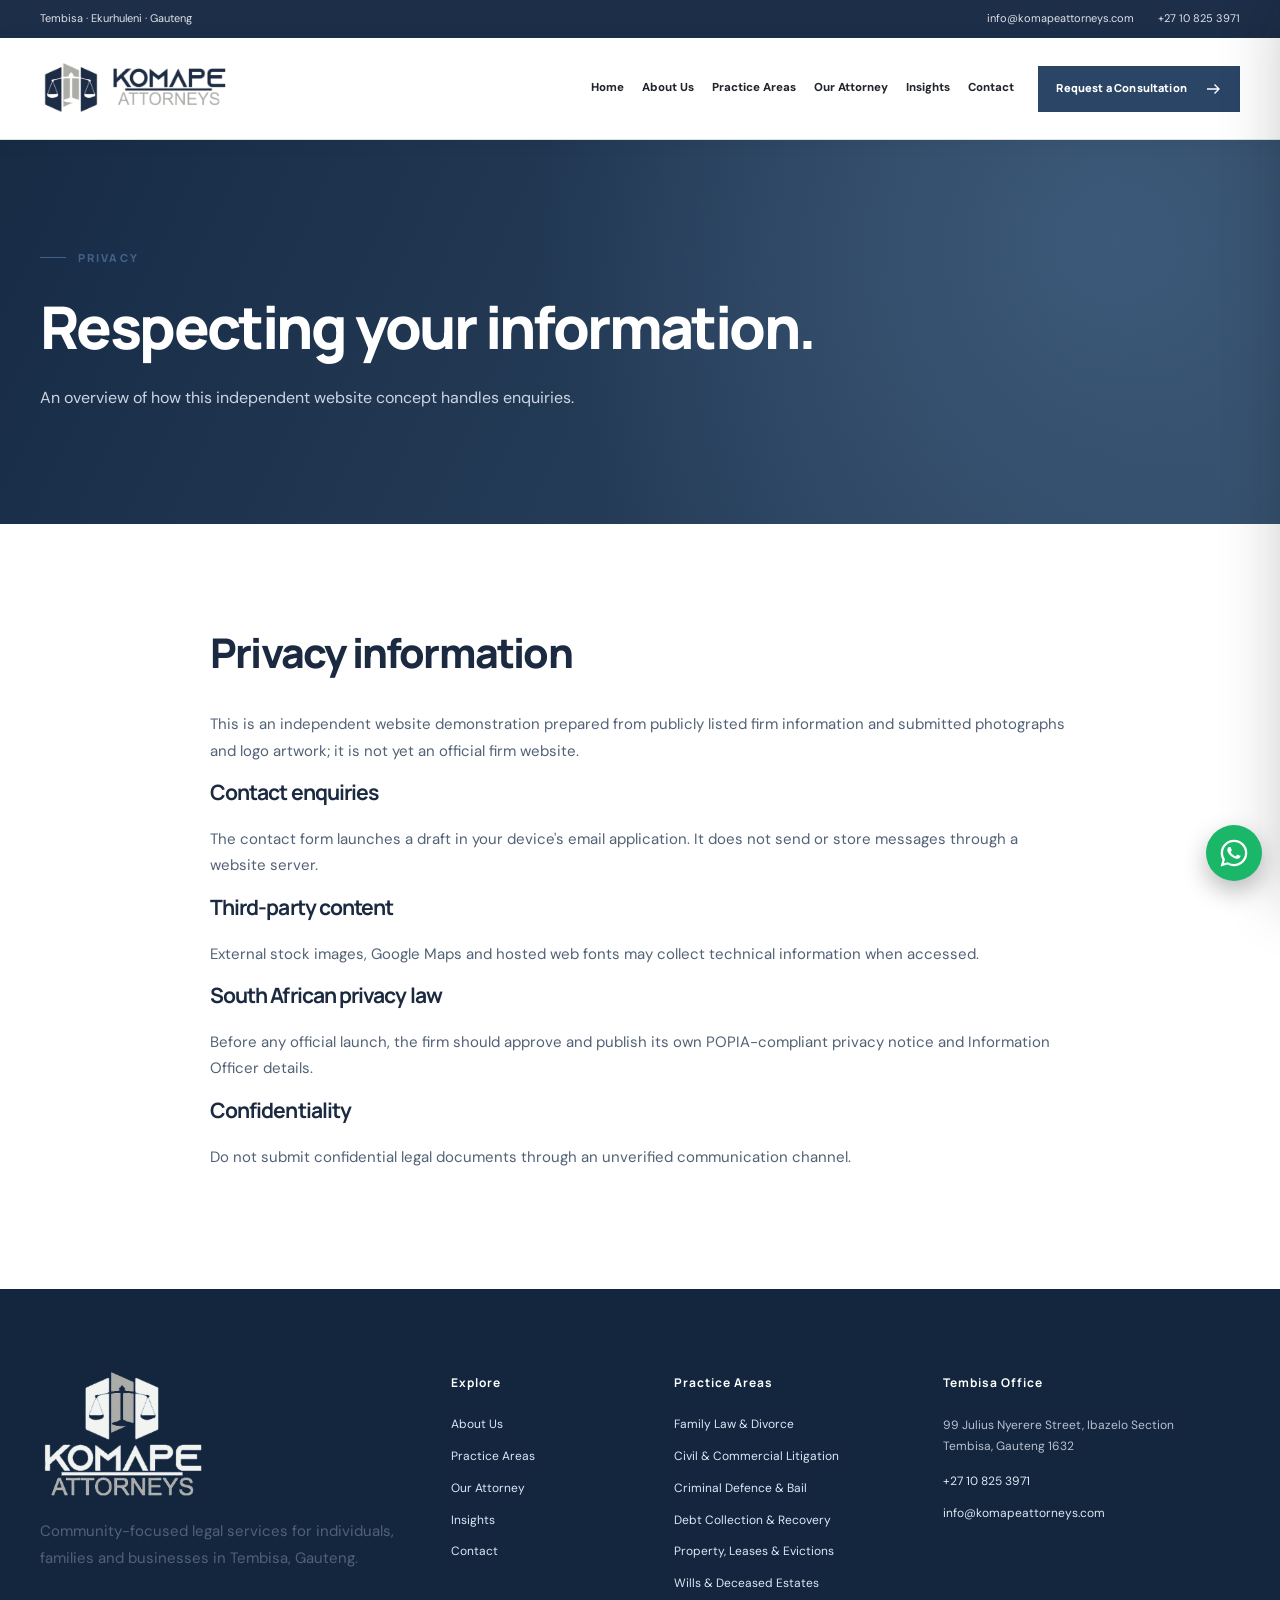
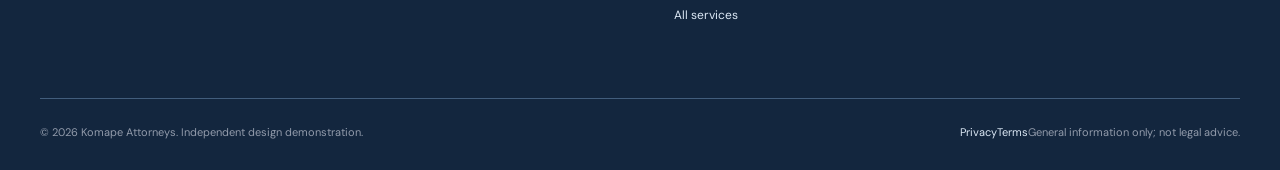
<file: privacy/index.html>
<!doctype html><html lang="en-ZA"><head><meta charset="utf-8"><meta name="viewport" content="width=device-width,initial-scale=1"><meta name="theme-color" content="#1e2e48"><title>Privacy Information | Komape Attorneys</title><meta name="description" content="Privacy information for this independent Komape Attorneys website concept."><meta name="robots" content="noindex,follow"><link rel="canonical" href="https://www.komape-attorneys.com/privacy/"><meta property="og:site_name" content="Komape Attorneys"><meta property="og:locale" content="en_ZA"><meta property="og:type" content="website"><meta property="og:url" content="https://www.komape-attorneys.com/privacy/"><meta property="og:title" content="Privacy Information | Komape Attorneys"><meta property="og:description" content="Privacy information for this independent Komape Attorneys website concept."><meta property="og:image" content="https://www.komape-attorneys.com/assets/komape-social-preview-2026.jpg"><meta property="og:image:secure_url" content="https://www.komape-attorneys.com/assets/komape-social-preview-2026.jpg"><meta property="og:image:type" content="image/jpeg"><meta property="og:image:width" content="1200"><meta property="og:image:height" content="630"><meta property="og:image:alt" content="Komape Attorneys logo alongside founder Godfrey Komape wearing his legal robe in front of the firm logo on a brick wall"><meta name="twitter:card" content="summary_large_image"><meta name="twitter:title" content="Privacy Information | Komape Attorneys"><meta name="twitter:description" content="Privacy information for this independent Komape Attorneys website concept."><meta name="twitter:image" content="https://www.komape-attorneys.com/assets/komape-social-preview-2026.jpg"><meta name="twitter:image:alt" content="Komape Attorneys logo beside founder Godfrey Komape in formal court attire"><link rel="icon" type="image/x-icon" href="/favicon.ico"><link rel="icon" type="image/png" sizes="512x512" href="/assets/favicon.png"><link rel="apple-touch-icon" href="/assets/apple-touch-icon.png"><link rel="preconnect" href="https://images.pexels.com"><link rel="preconnect" href="https://fonts.googleapis.com"><link rel="preconnect" href="https://fonts.gstatic.com" crossorigin><link rel="stylesheet" href="/assets/site.css?v=20261013-firm-gallery"><script defer src="/assets/site.js"></script><script type="application/ld+json">{"@context":"https://schema.org","@graph":[{"@type":"LegalService","@id":"https://www.komape-attorneys.com/#firm","name":"Komape Attorneys","url":"https://www.komape-attorneys.com/","description":"Komape Attorneys is a legal practice based in Tembisa, Gauteng, offering legal support to individuals, families and businesses.","logo":{"@type":"ImageObject","url":"https://www.komape-attorneys.com/assets/logo-transparent.png","width":392,"height":309},"image":"https://www.komape-attorneys.com/assets/komape-social-preview-2026.jpg","telephone":"+27 10 825 3971","email":"info@komapeattorneys.com","contactPoint":{"@type":"ContactPoint","contactType":"legal enquiries","telephone":"+27 72 416 7243","availableLanguage":["English","Sepedi"]},"founder":{"@id":"https://www.komape-attorneys.com/#godfrey-komape"},"address":{"@type":"PostalAddress","streetAddress":"99 Julius Nyerere Street, Ibazelo Section","addressLocality":"Tembisa","addressRegion":"Gauteng","postalCode":"1632","addressCountry":"ZA"},"areaServed":["Tembisa","Ekurhuleni","Johannesburg","Gauteng","South Africa"],"knowsAbout":["Family Law & Divorce","Civil & Commercial Litigation","Criminal Defence & Bail","Debt Collection & Recovery","Property, Leases & Evictions","Wills & Deceased Estates","Correspondent Services","Insurance & MVA Claims","Commercial Contracts"]},{"@type":"WebSite","@id":"https://www.komape-attorneys.com/#website","name":"Komape Attorneys","url":"https://www.komape-attorneys.com/","inLanguage":"en-ZA","publisher":{"@id":"https://www.komape-attorneys.com/#firm"}},{"@type":"Person","@id":"https://www.komape-attorneys.com/#godfrey-komape","name":"Godfrey Komape","jobTitle":"Founder and Director","image":"https://www.komape-attorneys.com/assets/portrait-profile.jpg","worksFor":{"@id":"https://www.komape-attorneys.com/#firm"},"url":"https://www.komape-attorneys.com/our-attorney/"},{"@type":"WebPage","@id":"https://www.komape-attorneys.com/privacy/#webpage","url":"https://www.komape-attorneys.com/privacy/","name":"Privacy Information | Komape Attorneys","description":"Privacy information for this independent Komape Attorneys website concept.","inLanguage":"en-ZA","isPartOf":{"@id":"https://www.komape-attorneys.com/#website"},"about":{"@id":"https://www.komape-attorneys.com/#firm"},"primaryImageOfPage":{"@type":"ImageObject","url":"https://www.komape-attorneys.com/assets/komape-social-preview-2026.jpg","width":1200,"height":630}},{"@type":"BreadcrumbList","@id":"https://www.komape-attorneys.com/privacy/#breadcrumb","itemListElement":[{"@type":"ListItem","position":1,"name":"Home","item":"https://www.komape-attorneys.com/"},{"@type":"ListItem","position":2,"name":"Privacy","item":"https://www.komape-attorneys.com/privacy/"}]}]}</script></head><body><a class="skip-link" href="#main">Skip to content</a>
<div class="topbar"><div class="container topbar-inner"><span class="topbar-address">Tembisa · Ekurhuleni · Gauteng</span><div class="topbar-links"><a href="mailto:info@komapeattorneys.com">info@komapeattorneys.com</a><a href="tel:+27108253971">+27 10 825 3971</a></div></div></div>
<header class="nav-shell"><div class="container nav-inner"><a class="brand" href="/" aria-label="Komape Attorneys home"><img src="/assets/logo-header-4k.png" width="196" height="104" alt="Komape Attorneys logo"></a><nav class="nav-links" aria-label="Main navigation"><a href="/" class="nav-link " >Home</a><a href="/about/" class="nav-link " >About Us</a><a href="/practice-areas/" class="nav-link " >Practice Areas</a><a href="/our-attorney/" class="nav-link " >Our Attorney</a><a href="/insights/" class="nav-link " >Insights</a><a href="/contact/" class="nav-link " >Contact</a></nav><a class="btn btn-gold nav-cta" href="/contact/">Request a Consultation <svg aria-hidden="true" xmlns="http://www.w3.org/2000/svg" width="18" height="18" viewBox="0 0 24 24" fill="none" stroke="currentColor" stroke-width="1.8"><path d="M4 12h16m-6-6 6 6-6 6"/></svg></a><button type="button" class="menu-open" aria-label="Open navigation" aria-expanded="false" aria-controls="mobile-panel" data-mobile-open>☰</button></div></header>
<div class="mobile-backdrop" id="mobile-backdrop"></div><nav class="mobile-panel" id="mobile-panel" aria-label="Mobile navigation" aria-hidden="true" inert><div class="mobile-head"><img src="/assets/logo-header-4k.png" alt="Komape Attorneys logo"><button data-mobile-close type="button" aria-label="Close navigation">×</button></div><div class="mobile-links"><a href="/">Home</a><a href="/about/">About Us</a><a href="/practice-areas/">Practice Areas</a><a href="/our-attorney/">Our Attorney</a><a href="/insights/">Insights</a><a href="/contact/">Contact</a></div><a class="btn btn-gold mobile-cta" href="/contact/">Contact the Firm <svg aria-hidden="true" xmlns="http://www.w3.org/2000/svg" width="18" height="18" viewBox="0 0 24 24" fill="none" stroke="currentColor" stroke-width="1.8"><path d="M4 12h16m-6-6 6 6-6 6"/></svg></a></nav>
<main id="main"><section class="page-hero"><div class="container"><span class="eyebrow eyebrow-light">PRIVACY</span><h1>Respecting your information.</h1><p>An overview of how this independent website concept handles enquiries.</p></div></section><section class="section"><div class="container" style="max-width:860px"><h2>Privacy information</h2><p>This is an independent website demonstration prepared from publicly listed firm information and submitted photographs and logo artwork; it is not yet an official firm website.</p><h3>Contact enquiries</h3><p>The contact form launches a draft in your device's email application. It does not send or store messages through a website server.</p><h3>Third-party content</h3><p>External stock images, Google Maps and hosted web fonts may collect technical information when accessed.</p><h3>South African privacy law</h3><p>Before any official launch, the firm should approve and publish its own POPIA-compliant privacy notice and Information Officer details.</p><h3>Confidentiality</h3><p>Do not submit confidential legal documents through an unverified communication channel.</p></div></section></main><footer class="site-footer"><div class="container"><div class="footer-grid"><div><a class="footer-logo" href="/"><img src="/assets/logo-light-4k.png" alt="Komape Attorneys transparent footer logo" width="240" height="145" loading="lazy"></a><p>Community-focused legal services for individuals, families and businesses in Tembisa, Gauteng.</p></div><div><h3>Explore</h3><div class="footer-links"><a href="/about/">About Us</a><a href="/practice-areas/">Practice Areas</a><a href="/our-attorney/">Our Attorney</a><a href="/insights/">Insights</a><a href="/contact/">Contact</a></div></div><div><h3>Practice Areas</h3><div class="footer-links"><a href="/practice-areas/#family-law">Family Law &amp; Divorce</a><a href="/practice-areas/#litigation">Civil &amp; Commercial Litigation</a><a href="/practice-areas/#criminal">Criminal Defence &amp; Bail</a><a href="/practice-areas/#debt-collection">Debt Collection &amp; Recovery</a><a href="/practice-areas/#property">Property, Leases &amp; Evictions</a><a href="/practice-areas/#estates">Wills &amp; Deceased Estates</a><a href="/practice-areas/">All services</a></div></div><div class="footer-location"><h3>Tembisa Office</h3><address>99 Julius Nyerere Street, Ibazelo Section<br>Tembisa, Gauteng 1632</address><div class="footer-links" style="margin-top:15px"><a href="tel:+27108253971">+27 10 825 3971</a><a href="mailto:info@komapeattorneys.com">info@komapeattorneys.com</a></div></div></div><div class="footer-bottom"><span>© 2026 Komape Attorneys. Independent design demonstration.</span><span class="footer-legal"><a href="/privacy/">Privacy</a><a href="/terms/">Terms</a><span>General information only; not legal advice.</span></span></div></div></footer>
<a class="floating-whatsapp" href="https://wa.me/27724167243?text=Hello%2C%20I%20would%20like%20to%20enquire%20about%20legal%20services." rel="noopener noreferrer" target="_blank" title="Contact the listed mobile number on WhatsApp" aria-label="Contact Komape Attorneys on WhatsApp"><svg viewBox="0 0 32 32" aria-hidden="true" xmlns="http://www.w3.org/2000/svg"><path fill="currentColor" d="M16 .8C7.61.8.8 7.59.8 15.98c0 2.69.7 5.31 2.03 7.62L.7 31.3l7.91-2.08a15.15 15.15 0 0 0 7.37 1.88h.01c8.38 0 15.2-6.82 15.2-15.2 0-4.06-1.58-7.88-4.46-10.76A15.07 15.07 0 0 0 16 .8Zm0 27.73a12.54 12.54 0 0 1-6.39-1.75l-.46-.27-4.7 1.23 1.25-4.58-.3-.47a12.5 12.5 0 0 1-1.93-6.7C3.47 9.08 9.08 3.47 16 3.47a12.45 12.45 0 0 1 8.87 3.68 12.48 12.48 0 0 1 3.67 8.86c0 6.91-5.62 12.52-12.54 12.52Zm6.88-9.38c-.38-.19-2.23-1.1-2.58-1.23-.34-.13-.59-.19-.84.19s-.96 1.23-1.18 1.49-.44.29-.82.1a10.32 10.32 0 0 1-3.04-1.88 11.39 11.39 0 0 1-2.1-2.61c-.22-.38-.02-.58.16-.77.17-.17.38-.44.57-.66s.25-.38.38-.63.06-.47-.03-.66c-.1-.19-.85-2.04-1.16-2.8-.3-.74-.61-.64-.84-.65l-.71-.01c-.25 0-.66.1-1.01.47-.34.38-1.32 1.29-1.32 3.13s1.35 3.62 1.53 3.87a14.37 14.37 0 0 0 5.51 4.89c1.03.45 1.84.72 2.48.93 1.04.33 1.98.29 2.72.18.83-.13 2.23-.91 2.55-1.79.31-.88.31-1.64.22-1.8-.09-.16-.34-.25-.72-.44Z"/></svg><span class="whatsapp-tooltip" aria-hidden="true">WhatsApp Us</span></a><button class="scroll-top" type="button" aria-label="Back to top">↑</button></body></html>
</file>
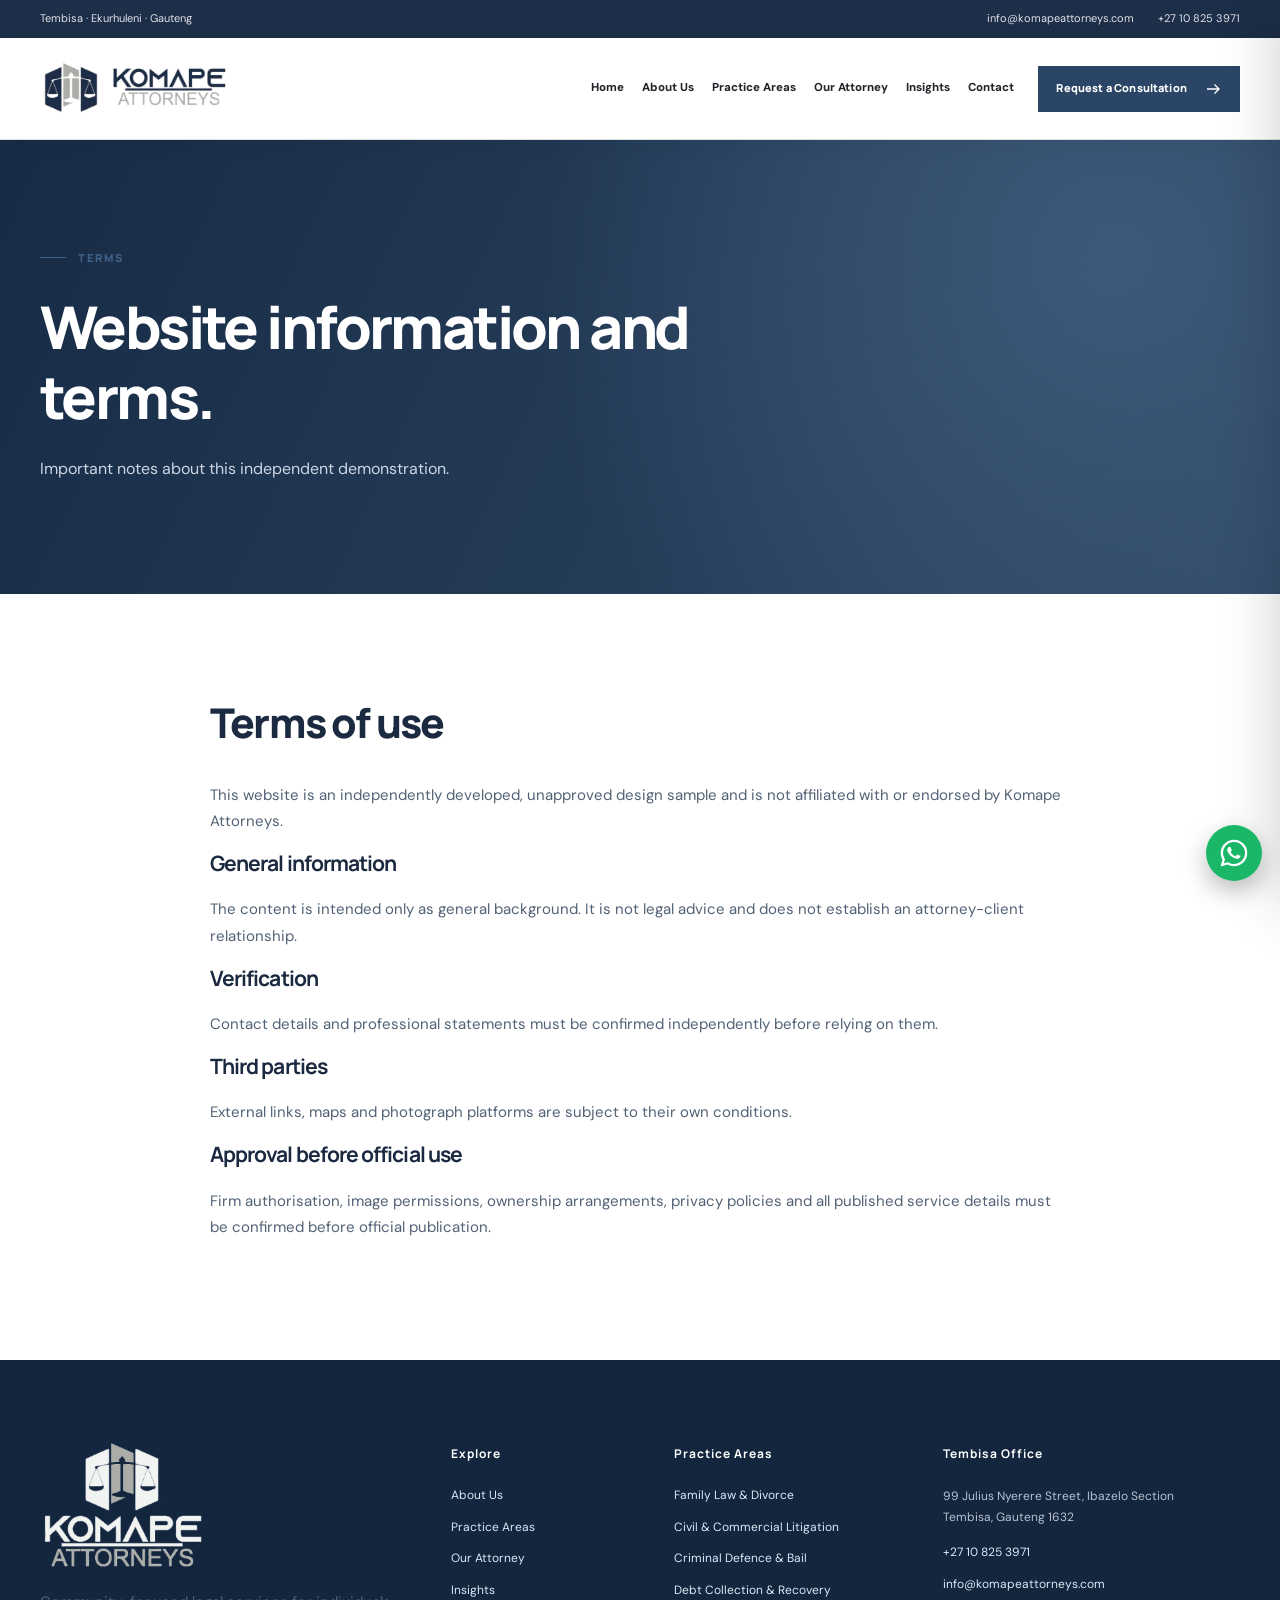
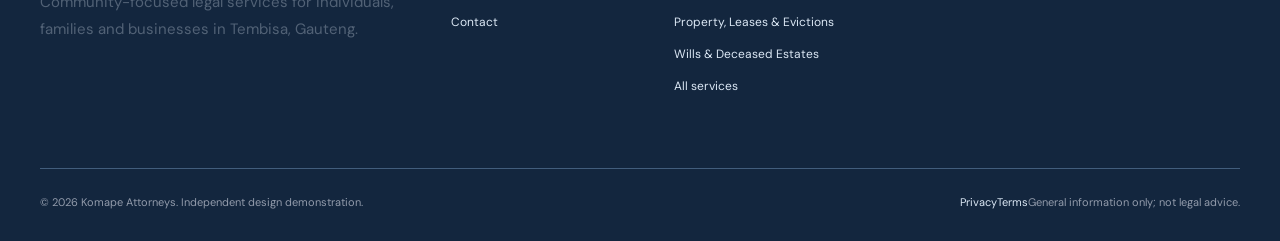
<file: terms/index.html>
<!doctype html><html lang="en-ZA"><head><meta charset="utf-8"><meta name="viewport" content="width=device-width,initial-scale=1"><meta name="theme-color" content="#1e2e48"><title>Website Terms | Komape Attorneys</title><meta name="description" content="Terms of use and disclaimer for this independent Komape Attorneys website demonstration."><meta name="robots" content="noindex,follow"><link rel="canonical" href="https://www.komape-attorneys.com/terms/"><meta property="og:site_name" content="Komape Attorneys"><meta property="og:locale" content="en_ZA"><meta property="og:type" content="website"><meta property="og:url" content="https://www.komape-attorneys.com/terms/"><meta property="og:title" content="Website Terms | Komape Attorneys"><meta property="og:description" content="Terms of use and disclaimer for this independent Komape Attorneys website demonstration."><meta property="og:image" content="https://www.komape-attorneys.com/assets/komape-social-preview-2026.jpg"><meta property="og:image:secure_url" content="https://www.komape-attorneys.com/assets/komape-social-preview-2026.jpg"><meta property="og:image:type" content="image/jpeg"><meta property="og:image:width" content="1200"><meta property="og:image:height" content="630"><meta property="og:image:alt" content="Komape Attorneys logo alongside founder Godfrey Komape wearing his legal robe in front of the firm logo on a brick wall"><meta name="twitter:card" content="summary_large_image"><meta name="twitter:title" content="Website Terms | Komape Attorneys"><meta name="twitter:description" content="Terms of use and disclaimer for this independent Komape Attorneys website demonstration."><meta name="twitter:image" content="https://www.komape-attorneys.com/assets/komape-social-preview-2026.jpg"><meta name="twitter:image:alt" content="Komape Attorneys logo beside founder Godfrey Komape in formal court attire"><link rel="icon" type="image/x-icon" href="/favicon.ico"><link rel="icon" type="image/png" sizes="512x512" href="/assets/favicon.png"><link rel="apple-touch-icon" href="/assets/apple-touch-icon.png"><link rel="preconnect" href="https://images.pexels.com"><link rel="preconnect" href="https://fonts.googleapis.com"><link rel="preconnect" href="https://fonts.gstatic.com" crossorigin><link rel="stylesheet" href="/assets/site.css?v=20261013-firm-gallery"><script defer src="/assets/site.js"></script><script type="application/ld+json">{"@context":"https://schema.org","@graph":[{"@type":"LegalService","@id":"https://www.komape-attorneys.com/#firm","name":"Komape Attorneys","url":"https://www.komape-attorneys.com/","description":"Komape Attorneys is a legal practice based in Tembisa, Gauteng, offering legal support to individuals, families and businesses.","logo":{"@type":"ImageObject","url":"https://www.komape-attorneys.com/assets/logo-transparent.png","width":392,"height":309},"image":"https://www.komape-attorneys.com/assets/komape-social-preview-2026.jpg","telephone":"+27 10 825 3971","email":"info@komapeattorneys.com","contactPoint":{"@type":"ContactPoint","contactType":"legal enquiries","telephone":"+27 72 416 7243","availableLanguage":["English","Sepedi"]},"founder":{"@id":"https://www.komape-attorneys.com/#godfrey-komape"},"address":{"@type":"PostalAddress","streetAddress":"99 Julius Nyerere Street, Ibazelo Section","addressLocality":"Tembisa","addressRegion":"Gauteng","postalCode":"1632","addressCountry":"ZA"},"areaServed":["Tembisa","Ekurhuleni","Johannesburg","Gauteng","South Africa"],"knowsAbout":["Family Law & Divorce","Civil & Commercial Litigation","Criminal Defence & Bail","Debt Collection & Recovery","Property, Leases & Evictions","Wills & Deceased Estates","Correspondent Services","Insurance & MVA Claims","Commercial Contracts"]},{"@type":"WebSite","@id":"https://www.komape-attorneys.com/#website","name":"Komape Attorneys","url":"https://www.komape-attorneys.com/","inLanguage":"en-ZA","publisher":{"@id":"https://www.komape-attorneys.com/#firm"}},{"@type":"Person","@id":"https://www.komape-attorneys.com/#godfrey-komape","name":"Godfrey Komape","jobTitle":"Founder and Director","image":"https://www.komape-attorneys.com/assets/portrait-profile.jpg","worksFor":{"@id":"https://www.komape-attorneys.com/#firm"},"url":"https://www.komape-attorneys.com/our-attorney/"},{"@type":"WebPage","@id":"https://www.komape-attorneys.com/terms/#webpage","url":"https://www.komape-attorneys.com/terms/","name":"Website Terms | Komape Attorneys","description":"Terms of use and disclaimer for this independent Komape Attorneys website demonstration.","inLanguage":"en-ZA","isPartOf":{"@id":"https://www.komape-attorneys.com/#website"},"about":{"@id":"https://www.komape-attorneys.com/#firm"},"primaryImageOfPage":{"@type":"ImageObject","url":"https://www.komape-attorneys.com/assets/komape-social-preview-2026.jpg","width":1200,"height":630}},{"@type":"BreadcrumbList","@id":"https://www.komape-attorneys.com/terms/#breadcrumb","itemListElement":[{"@type":"ListItem","position":1,"name":"Home","item":"https://www.komape-attorneys.com/"},{"@type":"ListItem","position":2,"name":"Terms","item":"https://www.komape-attorneys.com/terms/"}]}]}</script></head><body><a class="skip-link" href="#main">Skip to content</a>
<div class="topbar"><div class="container topbar-inner"><span class="topbar-address">Tembisa · Ekurhuleni · Gauteng</span><div class="topbar-links"><a href="mailto:info@komapeattorneys.com">info@komapeattorneys.com</a><a href="tel:+27108253971">+27 10 825 3971</a></div></div></div>
<header class="nav-shell"><div class="container nav-inner"><a class="brand" href="/" aria-label="Komape Attorneys home"><img src="/assets/logo-header-4k.png" width="196" height="104" alt="Komape Attorneys logo"></a><nav class="nav-links" aria-label="Main navigation"><a href="/" class="nav-link " >Home</a><a href="/about/" class="nav-link " >About Us</a><a href="/practice-areas/" class="nav-link " >Practice Areas</a><a href="/our-attorney/" class="nav-link " >Our Attorney</a><a href="/insights/" class="nav-link " >Insights</a><a href="/contact/" class="nav-link " >Contact</a></nav><a class="btn btn-gold nav-cta" href="/contact/">Request a Consultation <svg aria-hidden="true" xmlns="http://www.w3.org/2000/svg" width="18" height="18" viewBox="0 0 24 24" fill="none" stroke="currentColor" stroke-width="1.8"><path d="M4 12h16m-6-6 6 6-6 6"/></svg></a><button type="button" class="menu-open" aria-label="Open navigation" aria-expanded="false" aria-controls="mobile-panel" data-mobile-open>☰</button></div></header>
<div class="mobile-backdrop" id="mobile-backdrop"></div><nav class="mobile-panel" id="mobile-panel" aria-label="Mobile navigation" aria-hidden="true" inert><div class="mobile-head"><img src="/assets/logo-header-4k.png" alt="Komape Attorneys logo"><button data-mobile-close type="button" aria-label="Close navigation">×</button></div><div class="mobile-links"><a href="/">Home</a><a href="/about/">About Us</a><a href="/practice-areas/">Practice Areas</a><a href="/our-attorney/">Our Attorney</a><a href="/insights/">Insights</a><a href="/contact/">Contact</a></div><a class="btn btn-gold mobile-cta" href="/contact/">Contact the Firm <svg aria-hidden="true" xmlns="http://www.w3.org/2000/svg" width="18" height="18" viewBox="0 0 24 24" fill="none" stroke="currentColor" stroke-width="1.8"><path d="M4 12h16m-6-6 6 6-6 6"/></svg></a></nav>
<main id="main"><section class="page-hero"><div class="container"><span class="eyebrow eyebrow-light">TERMS</span><h1>Website information and terms.</h1><p>Important notes about this independent demonstration.</p></div></section><section class="section"><div class="container" style="max-width:860px"><h2>Terms of use</h2><p>This website is an independently developed, unapproved design sample and is not affiliated with or endorsed by Komape Attorneys.</p><h3>General information</h3><p>The content is intended only as general background. It is not legal advice and does not establish an attorney-client relationship.</p><h3>Verification</h3><p>Contact details and professional statements must be confirmed independently before relying on them.</p><h3>Third parties</h3><p>External links, maps and photograph platforms are subject to their own conditions.</p><h3>Approval before official use</h3><p>Firm authorisation, image permissions, ownership arrangements, privacy policies and all published service details must be confirmed before official publication.</p></div></section></main><footer class="site-footer"><div class="container"><div class="footer-grid"><div><a class="footer-logo" href="/"><img src="/assets/logo-light-4k.png" alt="Komape Attorneys transparent footer logo" width="240" height="145" loading="lazy"></a><p>Community-focused legal services for individuals, families and businesses in Tembisa, Gauteng.</p></div><div><h3>Explore</h3><div class="footer-links"><a href="/about/">About Us</a><a href="/practice-areas/">Practice Areas</a><a href="/our-attorney/">Our Attorney</a><a href="/insights/">Insights</a><a href="/contact/">Contact</a></div></div><div><h3>Practice Areas</h3><div class="footer-links"><a href="/practice-areas/#family-law">Family Law &amp; Divorce</a><a href="/practice-areas/#litigation">Civil &amp; Commercial Litigation</a><a href="/practice-areas/#criminal">Criminal Defence &amp; Bail</a><a href="/practice-areas/#debt-collection">Debt Collection &amp; Recovery</a><a href="/practice-areas/#property">Property, Leases &amp; Evictions</a><a href="/practice-areas/#estates">Wills &amp; Deceased Estates</a><a href="/practice-areas/">All services</a></div></div><div class="footer-location"><h3>Tembisa Office</h3><address>99 Julius Nyerere Street, Ibazelo Section<br>Tembisa, Gauteng 1632</address><div class="footer-links" style="margin-top:15px"><a href="tel:+27108253971">+27 10 825 3971</a><a href="mailto:info@komapeattorneys.com">info@komapeattorneys.com</a></div></div></div><div class="footer-bottom"><span>© 2026 Komape Attorneys. Independent design demonstration.</span><span class="footer-legal"><a href="/privacy/">Privacy</a><a href="/terms/">Terms</a><span>General information only; not legal advice.</span></span></div></div></footer>
<a class="floating-whatsapp" href="https://wa.me/27724167243?text=Hello%2C%20I%20would%20like%20to%20enquire%20about%20legal%20services." rel="noopener noreferrer" target="_blank" title="Contact the listed mobile number on WhatsApp" aria-label="Contact Komape Attorneys on WhatsApp"><svg viewBox="0 0 32 32" aria-hidden="true" xmlns="http://www.w3.org/2000/svg"><path fill="currentColor" d="M16 .8C7.61.8.8 7.59.8 15.98c0 2.69.7 5.31 2.03 7.62L.7 31.3l7.91-2.08a15.15 15.15 0 0 0 7.37 1.88h.01c8.38 0 15.2-6.82 15.2-15.2 0-4.06-1.58-7.88-4.46-10.76A15.07 15.07 0 0 0 16 .8Zm0 27.73a12.54 12.54 0 0 1-6.39-1.75l-.46-.27-4.7 1.23 1.25-4.58-.3-.47a12.5 12.5 0 0 1-1.93-6.7C3.47 9.08 9.08 3.47 16 3.47a12.45 12.45 0 0 1 8.87 3.68 12.48 12.48 0 0 1 3.67 8.86c0 6.91-5.62 12.52-12.54 12.52Zm6.88-9.38c-.38-.19-2.23-1.1-2.58-1.23-.34-.13-.59-.19-.84.19s-.96 1.23-1.18 1.49-.44.29-.82.1a10.32 10.32 0 0 1-3.04-1.88 11.39 11.39 0 0 1-2.1-2.61c-.22-.38-.02-.58.16-.77.17-.17.38-.44.57-.66s.25-.38.38-.63.06-.47-.03-.66c-.1-.19-.85-2.04-1.16-2.8-.3-.74-.61-.64-.84-.65l-.71-.01c-.25 0-.66.1-1.01.47-.34.38-1.32 1.29-1.32 3.13s1.35 3.62 1.53 3.87a14.37 14.37 0 0 0 5.51 4.89c1.03.45 1.84.72 2.48.93 1.04.33 1.98.29 2.72.18.83-.13 2.23-.91 2.55-1.79.31-.88.31-1.64.22-1.8-.09-.16-.34-.25-.72-.44Z"/></svg><span class="whatsapp-tooltip" aria-hidden="true">WhatsApp Us</span></a><button class="scroll-top" type="button" aria-label="Back to top">↑</button></body></html>
</file>
<file: assets/site.css>
@import url('https://fonts.googleapis.com/css2?family=DM+Sans:wght@400;500;600;700&family=Manrope:wght@400;500;600;700;800&display=swap');
:root{--navy:#181b20;--navy-deep:#101216;--navy-soft:#30343c;--gold:#505863;--gold-light:#e2e5e8;--red:#25282d;--ink:#171b21;--body:#58616d;--line:#e7e9ec;--cream:#f5f6f7;--white:#fff;--shadow:0 24px 65px rgba(10,13,18,.14)}
*,*::before,*::after{box-sizing:border-box}html{scroll-behavior:smooth;scroll-padding-top:110px}body{margin:0;background:#fff;color:var(--ink);font:400 15px/1.78 'DM Sans',Arial,sans-serif;-webkit-font-smoothing:antialiased}body.nav-open{overflow:hidden}img{max-width:100%;display:block}button,input,textarea,select{font:inherit}button{cursor:pointer}a{color:inherit;text-decoration:none}::selection{background:#e0e3e6;color:#1a1c20}:focus-visible{outline:3px solid #525862;outline-offset:4px}.container{width:min(100% - 72px,1200px);margin-inline:auto}.skip-link{position:absolute;top:-100px;left:10px;z-index:1000;color:#fff;background:var(--navy);padding:9px 17px}.skip-link:focus{top:8px}h1,h2,h3,h4,p{margin-top:0}h1,h2,h3{font-family:Manrope,Arial,sans-serif;letter-spacing:-.044em;line-height:1.2}h1{font-size:clamp(44px,5.1vw,74px);font-weight:800}h2{font-size:clamp(30px,3.2vw,48px);font-weight:800}h3{font-size:clamp(17px,1.65vw,23px)}p{color:var(--body)}.centered{text-align:center}.section{padding:104px 0}.cream{background:var(--cream)}.section-heading{margin-bottom:42px;max-width:770px}.section-heading.centered{margin-inline:auto}.section-heading h2{margin:15px 0 15px}.section-heading p{margin:0;font-size:16px;line-height:1.78}.eyebrow{display:inline-flex;align-items:center;gap:12px;color:var(--gold);font-size:11px;font-family:Manrope,Arial,sans-serif;font-weight:800;letter-spacing:2.1px;text-transform:uppercase;line-height:1.55}.eyebrow::before{content:"";width:26px;flex:0 0 26px;height:1px;background:currentColor}.eyebrow-light{color:var(--gold-light)}.accent-line{width:57px;height:3px;background:var(--gold);margin:24px 0}.btn{display:inline-flex;align-items:center;justify-content:center;gap:17px;padding:14px 23px;min-height:49px;font-size:12px;font-weight:800;letter-spacing:.015em;font-family:Manrope,Arial,sans-serif;line-height:1.3;text-align:center;border:1px solid transparent;transition:background .2s,transform .2s,border-color .2s;white-space:normal}.btn:hover{transform:translateY(-2px)}.btn svg{flex:none}.btn-gold{background:#20252c;border-color:#20252c;color:#fff}.btn-gold:hover{background:#171b20;border-color:#171b20;color:#fff}.btn-navy{color:#fff;background:var(--navy);border-color:var(--navy)}.btn-navy:hover{background:#343943}.btn-outline{border-color:#fff9;color:#fff;background:#ffffff08}.btn-outline:hover{background:#ffffff1d}.text-link{display:inline-flex;align-items:center;gap:13px;color:#22252b;font-size:12px;font-weight:800;font-family:Manrope,Arial,sans-serif;border-bottom:1px solid var(--gold);padding-bottom:6px}.text-link:hover{color:#20252c}.text-link svg{width:16px}.section-action{margin-top:38px}
/* Reference site navigation: restrained utility bar, white main navigation */
.topbar{background:#101215;color:#e0e2ea;font-size:11px}.topbar-inner{min-height:38px;display:flex;justify-content:space-between;align-items:center;gap:18px}.topbar-address,.topbar-links,.topbar-links a{display:inline-flex;align-items:center;gap:7px}.topbar svg{height:15px;width:15px;color:#c8ccd1}.topbar-links{gap:24px}.topbar-links a:hover{color:#c8ccd1}.nav-shell{position:sticky;top:0;background:#fff;z-index:80;box-shadow:0 2px 20px #181b200e}.nav-inner{min-height:101px;display:flex;align-items:center;gap:24px}.brand{display:flex;align-items:center;flex:0 0 260px;width:260px}.brand img{width:260px;height:auto;max-height:80px;object-fit:contain}.nav-links{display:flex;gap:18px;margin-left:auto;align-items:center}.nav-link{font-size:11.5px;font-weight:800;color:#22252b;white-space:nowrap;position:relative;padding:12px 0}.nav-link::after{content:"";position:absolute;bottom:6px;left:0;right:100%;height:2px;background:var(--gold);transition:right .2s}.nav-link.active::after,.nav-link:hover::after{right:0}.nav-link.active{color:#20252c}.nav-cta{padding:13px 17px;min-height:44px;white-space:nowrap;font-size:11px}.menu-open{display:none;background:transparent;border:1px solid #e3e3e3;color:var(--navy);width:44px;height:44px;align-items:center;justify-content:center;margin-left:auto}.mobile-backdrop{position:fixed;inset:0;background:#101215b3;z-index:85;visibility:hidden;opacity:0;transition:opacity .2s,visibility .2s}.mobile-backdrop.visible{opacity:1;visibility:visible}.mobile-panel{position:fixed;right:0;top:0;bottom:0;z-index:90;display:block;width:min(89vw,380px);padding:24px;background:white;overflow-y:auto;transform:translateX(105%);box-shadow:-15px 0 60px #1012153d;transition:transform .23s}.mobile-panel.open{transform:translateX(0)}.mobile-head{display:flex;align-items:center;justify-content:space-between;gap:12px;padding-bottom:25px;border-bottom:1px solid var(--line)}.mobile-head img{width:175px;height:auto}.mobile-head button{background:#eff0f2;border:0;color:var(--navy);font-size:26px;line-height:1;width:39px;height:39px}.mobile-links{display:flex;flex-direction:column;margin:14px 0 27px}.mobile-links a{padding:13px 3px;border-bottom:1px solid #efeee9;font-size:14px;font-weight:700}.mobile-cta{width:100%}
/* Full-bleed image, overlaid text: matches original Were reference hero */
.hero{min-height:665px;background:#111318;color:#fff;position:relative;isolation:isolate;display:flex;align-items:center;overflow:hidden}.hero::before{content:"";position:absolute;z-index:-2;inset:0;background-image:linear-gradient(90deg,rgba(5,14,32,.98) 0%,rgba(6,16,36,.94) 31%,rgba(7,19,41,.79) 57%,rgba(5,14,31,.15) 100%),var(--hero-image);background-position:center;background-size:cover}.hero::after{content:"";position:absolute;z-index:-1;inset:0;background:linear-gradient(0deg,rgba(4,12,30,.39),transparent 24%)}.hero-inner{width:min(100% - 72px,1200px);padding:88px 0 119px}.hero-copy{max-width:725px}.hero h1{color:#fff;margin:24px 0 27px;line-height:1.15}.hero h1 em{color:var(--gold-light);font-style:normal}.hero-copy p{color:#d8dade;max-width:570px;font-size:16px;line-height:1.85}.hero-actions{display:flex;gap:14px;flex-wrap:wrap;margin-top:34px}.hero-bottom{position:absolute;left:0;right:0;bottom:0;color:#e8eaf0;border-top:1px solid #fff3}.hero-bottom-inner{min-height:60px;display:flex;align-items:center;justify-content:space-between;gap:20px}.hero-notes{display:flex;align-items:center;gap:28px;font-size:11px}.hero-notes span{display:flex;align-items:center;gap:9px}.hero-notes span::before{content:"";height:6px;width:6px;background:var(--gold-light);border-radius:50%}.scroll-cue{font-weight:700;letter-spacing:1.4px;font-size:10px;white-space:nowrap}
/* Reference intro portrait treatment */
.intro-grid{display:grid;grid-template-columns:minmax(0,1fr) minmax(0,1fr);gap:90px;align-items:center}.intro-picture{position:relative;min-width:0}.intro-picture>img{width:100%;height:auto;aspect-ratio:1/1;object-fit:cover;object-position:center 18%;box-shadow:var(--shadow)}.intro-picture::before{content:"";position:absolute;border-top:9px solid #e9ebed;border-left:9px solid #e9ebed;left:-25px;top:-24px;height:105px;width:105px;pointer-events:none;z-index:1}.picture-stamp{position:absolute;right:-22px;bottom:-22px;background:var(--navy);padding:23px 27px;color:white;box-shadow:var(--shadow);display:flex;flex-direction:column;line-height:1.3;min-width:164px}.picture-stamp small{font-size:10px;color:var(--gold-light);letter-spacing:2px;font-weight:700}.picture-stamp strong{font:800 30px Manrope,Arial,sans-serif;margin:5px 0}.picture-stamp span{font-size:10px;color:#e5e6e7}.intro-copy h2{margin:18px 0 0}.intro-copy h3{color:var(--navy);margin-bottom:14px}.intro-copy p{line-height:1.85;margin-bottom:16px}.intro-copy blockquote{font:600 16px/1.7 Manrope,Arial,sans-serif;border-left:3px solid var(--gold);padding:12px 0 12px 23px;margin:25px 0;color:#222832}
/* Image-led practice cards: no image stretching */
.practice-grid{display:grid;grid-template-columns:repeat(3,minmax(0,1fr));gap:23px}.practice-card{height:340px;min-width:0;overflow:hidden;position:relative;background:#23262b;display:block;color:#fff}.practice-card>img{position:absolute;inset:0;width:100%;height:100%;object-fit:cover;object-position:center;transition:transform .35s ease}.practice-card:hover>img{transform:scale(1.055)}.practice-shade{position:absolute;inset:0;background:linear-gradient(180deg,#1012150a 15%,#101215d5 70%,#101215ee 100%)}.practice-card-text{position:absolute;bottom:0;left:0;right:0;padding:27px 27px 25px}.card-number{font-size:10px;letter-spacing:2.2px;color:var(--gold-light);font-weight:700}.practice-card h3{font-size:19px;color:white;margin:9px 0 7px}.practice-card p{font-size:12px;line-height:1.5;color:#e3e8f0;max-width:285px;margin-bottom:0}.card-arrow{position:absolute;bottom:27px;right:24px}.card-arrow svg{width:19px;height:19px;color:#c8ccd1}
.purpose-grid{display:grid;grid-template-columns:1fr 1.08fr;gap:95px;align-items:start}.purpose-grid h2{margin:18px 0 23px}.purpose-grid>div>p{font-size:16px;max-width:440px}.value-grid{display:grid;grid-template-columns:1fr 1fr;gap:32px 40px}.value-grid>div{border-top:1px solid var(--line);padding-top:16px}.value-grid span,.three-values span{font-size:12px;color:var(--gold);font-weight:800;letter-spacing:2px}.value-grid h3{margin:10px 0 8px;font-size:17px}.value-grid p{font-size:13px;line-height:1.7}.two-column{display:grid;grid-template-columns:minmax(0,1fr) minmax(0,1fr);gap:80px;align-items:center}.two-column>div{min-width:0}.two-column h2{margin:17px 0 23px}.two-column p{font-size:15px;line-height:1.9}.two-column .btn{margin-top:15px}.section-navy{background:var(--navy);color:#fff}.section-navy h2{color:#fff}.section-navy p{color:#d4dce9}.decorative-photo,.picture-frame{width:100%;overflow:hidden}.decorative-photo img{width:100%;height:auto;aspect-ratio:6/4;object-fit:cover}.picture-frame img{width:100%;height:auto;aspect-ratio:1.19/1;object-fit:cover}.insight-grid{display:grid;grid-template-columns:repeat(3,minmax(0,1fr));gap:25px}.insight-card{min-width:0;border:1px solid #e7e5e0;background:white;padding:26px}.insight-image{display:block;overflow:hidden;background:#e4e4e0}.insight-image img{width:100%;height:auto;aspect-ratio:4/3;object-fit:cover;object-position:center;transition:transform .3s}.insight-image:hover img{transform:scale(1.04)}.insight-copy{padding-top:17px}.overline{font-family:Manrope,Arial,sans-serif;font-size:10px;letter-spacing:1.8px;color:#20252c;font-weight:800}.insight-copy h3{font-size:20px;margin:23px 0 12px;line-height:1.35}.insight-copy h3 a:hover{color:#171b20}.insight-copy p{font-size:13px;line-height:1.8;min-height:53px}.insight-copy .text-link{margin-top:9px}
/* Inner pages */
.page-hero{background:radial-gradient(circle at 83% 32%,#31353b 0%,transparent 42%),linear-gradient(120deg,#181b20,#222830);color:white;padding:100px 0 95px}.page-hero h1{max-width:830px;font-size:clamp(40px,4.6vw,64px);margin:25px 0 22px}.page-hero p{color:#cdd5e3;max-width:630px;font-size:16px}.three-values{display:grid;grid-template-columns:repeat(3,minmax(0,1fr));gap:24px}.three-values article{background:#fff;padding:32px;min-width:0;border:1px solid var(--line)}.three-values h3{margin:15px 0 10px}.three-values p{font-size:13px}.reverse{direction:rtl}.reverse>*{direction:ltr}.jump-chips{display:flex;gap:12px;flex-wrap:wrap;justify-content:center;margin-top:35px}.jump-chips a{border:1px solid #DED6DA;color:#242b34;font-size:12px;font-weight:700;padding:8px 13px}.jump-chips a:hover{background:var(--navy);color:white}.practice-detail{padding:85px 0;scroll-margin-top:115px}.detail-grid{display:grid;grid-template-columns:minmax(0,1fr) minmax(0,1fr);align-items:center;gap:80px}.detail-grid.reverse{direction:rtl}.detail-grid.reverse>*{direction:ltr}.detail-photo img{width:100%;height:auto;aspect-ratio:5/4;object-fit:cover;object-position:center}.detail-copy h2{margin:16px 0 15px}.detail-copy h3{font-size:18px;font-weight:700;letter-spacing:-.018em;margin-bottom:16px;color:#343b44}.detail-copy>p{line-height:1.8}.detail-topics{font-size:12px;font-weight:700;color:#3a3c40;border-left:3px solid var(--gold);padding-left:17px;margin:25px 0!important}.profile-layout{display:grid;grid-template-columns:.9fr 1.1fr;gap:88px;align-items:center}.profile-photo{position:relative}.profile-photo>img{width:100%;height:auto;aspect-ratio:1/1;object-fit:cover;box-shadow:var(--shadow)}.profile-body h2{margin:18px 0 6px}.profile-role{font-weight:800;font-size:11px;letter-spacing:1.4px;color:#20252c}.profile-body p{line-height:1.85}.team-grid{display:grid;grid-template-columns:repeat(3,minmax(0,1fr));gap:24px}.team-grid article{text-align:center;background:#fff;border:1px solid var(--line);padding:35px 22px}.initials{margin:0 auto 19px;border-radius:50%;width:79px;height:79px;background:#e4edf8;color:#20262f;display:grid;place-items:center;font:800 24px Manrope,Arial,sans-serif}.team-grid article:nth-child(2) .initials{background:#F9E5EA;color:#20252c}.team-grid article:nth-child(3) .initials{background:#f6e1e5;color:#2f3237}.team-grid h3{margin:0;font-size:18px}.team-grid span{font-size:11px;text-transform:uppercase;letter-spacing:1.4px;color:#50535a}.guide-article{padding:42px 46px;background:#fff;margin:0 auto 25px;scroll-margin-top:120px;max-width:900px}.guide-article h2{font-size:30px;margin:13px 0 24px}.guide-article p{line-height:1.9}.contact-grid{display:grid;grid-template-columns:.85fr 1.15fr;gap:75px;align-items:start}.contact-copy h2{margin:17px 0 19px}.contact-copy p{margin-bottom:30px}.contact-line{display:flex;gap:16px;border-top:1px solid var(--line);padding:18px 0;align-items:flex-start}.contact-line>svg{color:#20252c;flex:none;margin-top:5px}.contact-line>div{display:flex;flex-direction:column;gap:4px;min-width:0}.contact-line strong{font-size:12px;text-transform:uppercase;letter-spacing:.8px}.contact-line a,.contact-line span{font-size:14px;overflow-wrap:anywhere}.contact-line a:hover{color:#20252c}.contact-form-shell{background:var(--cream);border:1px solid #dfe9e5;padding:35px}.contact-form-shell h3{font-size:26px;margin-bottom:6px}.contact-form-shell>p{font-size:13px}.contact-form-shell form{margin-top:22px}.contact-form-shell label{display:flex;flex-direction:column;font-size:12px;font-weight:700;gap:6px;margin-bottom:16px}.contact-form-shell input,.contact-form-shell select,.contact-form-shell textarea{border:1px solid #dcdedb;background:white;min-width:0;width:100%;padding:12px 13px;outline:none;border-radius:0;color:var(--ink)}.contact-form-shell textarea{resize:vertical}.contact-form-shell input:focus,.contact-form-shell textarea:focus,.contact-form-shell select:focus{border-color:var(--gold);box-shadow:0 0 0 2px #20252c22}.form-grid{display:grid;grid-template-columns:repeat(2,minmax(0,1fr));gap:15px}.honeypot{position:absolute;width:1px;height:1px;overflow:hidden;opacity:0;pointer-events:none}.contact-form-shell #form-status{font-size:12px;margin-top:14px;color:#555b65}.office-grid{display:grid;grid-template-columns:repeat(2,minmax(0,1fr));gap:25px}.office-card{background:#fff;border:1px solid var(--line);padding:36px;min-width:0}.office-card h3{margin:17px 0}.office-card p{display:flex;align-items:flex-start;gap:10px;font-size:14px;min-height:75px}.office-card p svg{flex:0 0 18px;margin-top:4px}.legal-copy{max-width:850px}.legal-copy h2{margin-bottom:28px}.legal-copy h3{margin-top:30px}.legal-copy a{color:#20252c;text-decoration:underline}
/* Footer and the lone circular floating contact control */
.closing{background:#101216;color:white;padding:65px 0}.closing-inner{display:flex;gap:30px;align-items:center;justify-content:space-between}.closing h2{font-size:clamp(28px,3vw,40px);margin:15px 0 10px;color:white}.closing p{color:#ccd4e3;margin:0}.closing .btn{flex:none}.site-footer{background:#222a31;color:#d1d7e1;padding:80px 0 0}.footer-grid{display:grid;grid-template-columns:1.4fr .67fr .85fr 1.15fr;gap:50px;padding-bottom:72px}.footer-logo{max-width:300px;display:block;margin-bottom:19px;background:transparent!important;border:none!important;padding:0!important}.footer-logo img{width:100%;height:auto;object-fit:contain;background:transparent}.footer-about p{font-size:13px;color:#b5bdcc;max-width:280px}.site-footer h3{font:700 12px Manrope,Arial,sans-serif;letter-spacing:1px;color:white;margin:5px 0 24px}.footer-links{display:flex;flex-direction:column;gap:12px}.footer-links a{color:#b8c0d0;font-size:12px;line-height:1.65}.footer-links a:hover,.footer-bottom a:hover{color:var(--gold-light)}.site-footer address{font-style:normal;font-size:12px;color:#b8c0d0;line-height:1.75}.site-footer address strong{color:#fff}.footer-contact{margin-top:20px}.footer-bottom{padding:24px 0 28px;display:flex;justify-content:space-between;align-items:center;gap:20px;border-top:1px solid #ffffff27;color:#929bab;font-size:11px}.footer-bottom>div{display:flex;align-items:center;gap:17px;flex-wrap:wrap}.floating-contact{position:fixed;right:23px;bottom:23px;z-index:60;display:grid;place-items:center;background:#118b54;color:#fff;border-radius:50%;width:50px;height:50px;box-shadow:0 10px 25px #0003;transition:transform .2s}.floating-contact:hover{transform:translateY(-4px)}.floating-contact svg{width:26px;height:26px}.whatsapp-tooltip{position:absolute;right:69px;white-space:nowrap;border-radius:5px;background:#232a31;color:white;padding:8px 10px;font-size:11px;font-weight:700;opacity:0;visibility:hidden;transition:opacity .2s;pointer-events:none}.floating-contact:hover .whatsapp-tooltip,.floating-contact:focus-visible .whatsapp-tooltip{opacity:1;visibility:visible}.scroll-top{position:fixed;right:27px;bottom:84px;z-index:55;border:1px solid #ECE3E6;background:#fff;color:var(--navy);width:40px;height:40px;display:none;place-items:center;box-shadow:0 6px 25px #0002}.scroll-top.show{display:grid}
@media(max-width:1200px){.nav-inner{gap:15px}.brand,.brand img{width:220px;flex-basis:220px}.nav-links{gap:13px}.nav-cta{padding:12px}.intro-grid{gap:55px}.footer-grid{gap:29px}}
@media(max-width:1050px){.nav-links,.nav-cta{display:none}.menu-open{display:flex}.nav-inner{min-height:76px}.brand,.brand img{width:228px;flex-basis:228px}.footer-grid{grid-template-columns:1.2fr 1fr 1fr;gap:35px}.footer-grid>div:last-child{grid-column:1/-1;display:grid;grid-template-columns:1fr 1fr;gap:15px}.footer-grid>div:last-child h3{grid-column:1/-1;margin-bottom:0}.footer-contact{margin:0}.intro-grid,.two-column,.detail-grid{gap:45px}.contact-grid{gap:35px}}
@media(max-width:850px){.container{width:min(100% - 46px,1200px)}.section{padding:78px 0}.hero-inner{width:min(100% - 46px,1200px);padding:84px 0 105px}.hero{min-height:610px}.hero-bottom-inner{min-height:65px}.scroll-cue{display:none}.hero-notes{flex-wrap:wrap;gap:6px 20px}.intro-grid,.two-column,.purpose-grid,.profile-layout,.contact-grid{grid-template-columns:1fr;gap:45px}.intro-picture{max-width:510px}.intro-picture>img{max-height:540px}.purpose-grid{gap:25px}.practice-grid{grid-template-columns:repeat(2,minmax(0,1fr))}.insight-grid{grid-template-columns:repeat(2,minmax(0,1fr))}.insight-card:last-child{grid-column:1/-1;max-width:470px;margin-inline:auto}.detail-grid{grid-template-columns:1fr;gap:30px}.detail-grid.reverse{direction:ltr}.detail-photo img{max-height:420px}.profile-photo{max-width:500px}.reverse{direction:ltr}.three-values{grid-template-columns:1fr 1fr}.office-grid{grid-template-columns:1fr}.office-card p{min-height:0}.page-hero{padding:80px 0}.closing-inner{align-items:flex-start;flex-direction:column}.footer-grid{grid-template-columns:1fr 1fr}.footer-grid>div:last-child{grid-column:auto;display:block}.footer-grid>div:last-child h3{margin-bottom:20px}.footer-contact{margin-top:19px}}
@media(max-width:600px){.container{width:min(100% - 36px,1200px)}h1{font-size:clamp(38px,10vw,53px)}h2{font-size:clamp(28px,7vw,39px)}.topbar{display:none}.nav-inner{min-height:70px}.brand,.brand img{width:205px;flex-basis:205px}.hero{min-height:610px}.hero::before{background-image:linear-gradient(90deg,rgba(5,14,32,.96),rgba(6,16,36,.89) 48%,rgba(7,19,41,.58)),var(--hero-image);background-position:60% center}.hero-inner{width:min(100% - 36px,1200px);padding:66px 0 160px}.hero h1{margin:18px 0 19px}.hero-copy p{font-size:14px;line-height:1.8}.hero-actions{gap:11px}.hero-actions .btn{font-size:11px;width:100%;max-width:300px}.hero-notes{font-size:10px;gap:9px 14px}.hero-bottom-inner{min-height:87px}.intro-grid{gap:48px}.intro-picture::before{left:-12px;top:-14px;height:70px;width:70px;border-width:6px}.picture-stamp{right:0;bottom:-21px;padding:15px 20px;min-width:130px}.picture-stamp strong{font-size:25px}.section{padding:68px 0}.section-heading{margin-bottom:30px}.practice-grid,.insight-grid,.three-values,.team-grid{grid-template-columns:1fr;gap:15px}.practice-card{height:315px}.insight-card{padding:19px}.insight-card:last-child{max-width:none;grid-column:auto}.insight-image img{aspect-ratio:4/3}.insight-copy h3{font-size:19px;margin-top:16px}.insight-copy p{min-height:0}.value-grid{gap:20px}.detail-grid{gap:23px}.practice-detail{padding:65px 0}.detail-photo img{aspect-ratio:1.15/1}.page-hero{padding:70px 0}.page-hero h1{font-size:clamp(36px,9vw,52px)}.profile-photo{max-width:100%}.form-grid{grid-template-columns:1fr;gap:0}.contact-form-shell{padding:22px}.guide-article{padding:26px 22px}.guide-article h2{font-size:25px}.closing{padding:54px 0}.footer-grid{grid-template-columns:1fr 1fr;gap:30px 22px;padding-bottom:40px}.footer-about{grid-column:1/-1}.footer-grid>div:last-child{grid-column:1/-1}.footer-bottom{flex-direction:column;align-items:start}.floating-contact{width:60px;height:60px;right:15px;bottom:15px}.floating-contact svg{width:31px;height:31px}.scroll-top{right:23px;bottom:88px}.whatsapp-tooltip{display:none}}
@media(max-width:390px){.brand,.brand img{width:183px;flex-basis:183px}.container{width:min(100% - 30px,1200px)}.hero-actions .btn{max-width:none}.value-grid{grid-template-columns:1fr}.nav-inner{gap:10px}.footer-grid{grid-template-columns:1fr}.footer-about,.footer-grid>div:last-child{grid-column:auto}.practice-card{height:296px}}
@media(prefers-reduced-motion:reduce){html{scroll-behavior:auto}*,*::before,*::after{transition-duration:0s!important;animation-duration:0s!important}}

/* Macharia Waithaka: logo-derived turquoise, burgundy and antique-gold accents */
:root{--navy:#181b20;--navy-deep:#242a2c;--navy-soft:#3e454b;--gold:#5b6067;--gold-light:#d9dde0;--red:#4b4e55;--ink:#2d3438;--cream:#f5f8f6}
.btn-gold{background:#6c737b;border-color:#6c737b;color:#fff}.btn-gold:hover{background:#717780;border-color:#717780}
.nav-link.active,.text-link{color:#474e54}.nav-link::after,.accent-line,.hero-notes span::before{background:#a9aeb4}
.hero em{color:#e9ebee}.eyebrow{color:#5b6067}.eyebrow-light{color:#e0e4e8}
.intro-picture::before{border-color:#c9dcd5}.picture-stamp{background:#282f33}
.nav-shell{border-bottom:1px solid #d8e5dd}.site-footer{background:#20292e}.footer-bottom{border-color:#51575d}
.footer-logo img{max-height:130px;object-fit:contain;object-position:left}
.floating-whatsapp{position:fixed;right:23px;bottom:23px;z-index:60;width:50px;height:50px;background:#118b54;border-radius:50%;display:grid;place-items:center;box-shadow:0 10px 25px rgba(0,0,0,.20);transition:transform .2s ease;color:#fff}
.floating-whatsapp:hover{transform:translateY(-4px)}.floating-whatsapp svg{width:26px;height:26px;color:#fff}
.floating-whatsapp .whatsapp-tooltip{right:74px;white-space:nowrap}
@media(max-width:600px){.floating-whatsapp{width:60px;height:60px;right:15px;bottom:15px}.floating-whatsapp svg{width:33px;height:33px}.scroll-top{bottom:90px}}
/* Keep images proportional: never distort the portraits or photographic cards */
.intro-picture>img,.profile-photo>img,.detail-photo img,.insight-image img,.decorative-photo img,.picture-frame img{width:100%;height:auto;object-fit:cover}
.practice-card>img{width:100%;height:100%;object-fit:cover}
.brand{flex-basis:285px;width:285px}.brand img{max-width:285px;width:100%;max-height:78px;object-fit:contain;object-position:left}
.mobile-head img{width:235px;max-height:90px;object-fit:contain}
@media(max-width:1180px){.brand{flex-basis:235px;width:235px}.brand img{max-width:235px}}
@media(max-width:950px){.brand{flex-basis:260px;width:260px}.brand img{max-width:260px}}
@media(max-width:420px){.brand{flex-basis:210px;width:210px}.brand img{max-width:210px}.hero-notes span:nth-child(n+2){display:none}}
@media(prefers-reduced-motion:reduce){.floating-whatsapp{transition:none}}

/* Layout-specific components and phone/tablet safeguards */
.values-grid{display:grid;grid-template-columns:repeat(2,minmax(0,1fr));gap:24px}
.values-grid>div{border-top:1px solid #d7e5df;padding:25px 0 5px;min-width:0}
.values-grid strong{display:block;font:800 13px Manrope,Arial,sans-serif;color:#b8bcc0;margin-bottom:9px}
.values-grid h3{font-size:19px;margin:0 0 10px}.values-grid p{font-size:14px}
.service-pills{display:grid;grid-template-columns:repeat(2,minmax(0,1fr));gap:14px}
.service-pills a{display:flex;align-items:center;justify-content:space-between;gap:14px;border:1px solid #d5e7df;background:#fff;padding:19px 22px;font-size:14px;font-weight:700;color:#2c3036;transition:border-color .2s}
.service-pills a:hover{border-color:#5b6067}.service-pills svg{flex-shrink:0;color:#5b6067}
.contact-layout{display:grid;grid-template-columns:minmax(0,1fr) minmax(0,1fr);gap:74px;align-items:start}
.contact-copy h2{margin:16px 0 18px}.contact-copy>p{max-width:495px}
.contact-details{display:grid;gap:19px;margin:32px 0}.contact-details>div{border-bottom:1px solid #e1e8e4;padding-bottom:17px;display:grid;gap:6px}
.contact-details strong{display:block;color:#2c3036;font-size:12px;letter-spacing:.4px}
.contact-details a{font-size:17px;font-weight:700;color:#5b6067;overflow-wrap:anywhere}
.contact-details span{color:#5c6473;overflow-wrap:anywhere}
.form-note{font-size:12px;margin-top:14px}
@media(max-width:950px){.contact-layout{grid-template-columns:1fr;gap:45px}}
@media(max-width:760px){.values-grid,.service-pills{grid-template-columns:1fr}.contact-form-shell{padding:25px 20px}}
@media(max-width:600px){.contact-copy h2{font-size:clamp(27px,8vw,40px)}.values-grid{gap:12px}.service-pills a{font-size:13px;padding:16px}.contact-details a{font-size:16px}}

/* Uploaded clearer portraits (2026-10-12). Use natural aspect-ratio scaling and crop, never distort. */
.intro-picture>img{object-fit:cover;object-position:center 24%;}
.profile-photo>img{object-fit:cover;object-position:center 39%;}

/* J Motseo Inc. monochrome brand refinements */
.topbar{background:#111318}.topbar svg{color:#c5c9cd}
.btn-gold{background:#16191e;border-color:#16191e;color:#fff}.btn-gold:hover{background:#3b424b;border-color:#3b424b}
.hero .btn-gold{background:#f4f5f6;color:#111317;border-color:#f4f5f6}.hero .btn-gold:hover{background:#d7dbdf;border-color:#d7dbdf}
.hero::before{background-image:linear-gradient(90deg,rgba(9,11,15,.97) 0%,rgba(9,11,15,.93) 32%,rgba(9,11,15,.67) 58%,rgba(9,11,15,.14) 100%),var(--hero-image)}
.nav-shell{box-shadow:0 2px 20px rgba(20,20,20,.05)}
.brand{flex-basis:222px;width:222px}.brand img{width:222px;max-height:85px}
.footer-logo img{max-width:250px;width:100%;height:auto;object-fit:contain}
.intro-picture>img,.decorative-photo img,.detail-photo img,.insight-image img,.profile-photo img{display:block;max-width:100%;width:100%;height:100%;object-fit:cover;object-position:center;}
.intro-picture>img{aspect-ratio:1/1;object-position:center 17%}
.detail-photo,.decorative-photo,.profile-photo{overflow:hidden}
.detail-photo img{aspect-ratio:1 / .9}
.profile-photo img{object-position:center top;}
.insight-image img{aspect-ratio:1.36/1;object-fit:cover}
.picture-stamp{background:#191c20}.picture-stamp small{color:#e1e3e7}
.eyebrow-light,.hero h1 em{color:#e7e9ec}
.practice-card{background:#171b20}
.floating-whatsapp{background:#118b54 !important;border:0 !important;box-shadow:0 10px 25px rgba(0,0,0,.17) !important}
.floating-whatsapp svg{fill:#fff !important;color:#fff !important}
.contact-details a{overflow-wrap:anywhere}
@media(max-width:950px){.brand,.brand img{max-width:200px;width:200px;flex-basis:auto}}
@media(max-width:600px){.hero::before{background-image:linear-gradient(90deg,rgba(9,11,15,.88),rgba(9,11,15,.72)),var(--hero-image);background-position:center}.brand,.brand img{max-width:160px;width:160px}.intro-picture>img{aspect-ratio:4 / 4.3}}

/* P. Bezuidenhout colour system: dominant black/white, green accent from original logo. */
:root{--navy:#171b1c;--navy-deep:#0e1011;--navy-soft:#363b3b;--gold:#43846a;--gold-light:#a6d5bb;--red:#398267;--ink:#17191b;--body:#62666a;--line:#e4e8e6;--cream:#f6f8f7;--white:#fff;--shadow:0 24px 60px rgba(20,30,25,.13)}
body{color:var(--ink)}.topbar{background:#171b1c}.nav-shell{background:#fff}.nav-link.active,.text-link,.eyebrow,.card-number{color:#31765b}.nav-link:after,.accent-line{background:linear-gradient(90deg,#3ba75e 0%,#3ba75e 25%,#3a99c3 25%,#3a99c3 50%,#dcaf2f 50%,#dcaf2f 75%,#bb4f41 75%)}
.btn-gold{background:#307c5c;border-color:#307c5c;color:#fff}.btn-gold:hover{background:#215c43;border-color:#215c43;color:#fff}.btn-navy{background:#202425;border-color:#202425}.btn-navy:hover{background:#353b3c;border-color:#353b3c}
.hero{background:#202725}.hero::before{background-image:linear-gradient(90deg,rgba(6,13,12,.94),rgba(9,21,18,.85) 36%,rgba(12,23,20,.60) 65%,rgba(9,13,12,.18) 100%),var(--hero-image)!important;background-position:center!important;background-size:cover!important}.hero h1 em,.hero .eyebrow-light{color:#b7dec3}.hero .btn-gold{background:#3e9b6c;border-color:#3e9b6c;color:white}.hero .btn-gold:hover{background:#54b582}
.page-hero{background:radial-gradient(circle at 88% 25%,#315747 0,transparent 44%),linear-gradient(115deg,#192022,#283b33)}.site-footer{background:#1a2020;color:#e1eae5}.site-footer a{color:#e1eae5}.footer-bottom{border-color:#4d5e58}.closing{background:#182420}.picture-stamp{background:#1b2822}.picture-stamp small{color:#a2deb3}
.brand{flex:0 0 206px;width:206px}.brand img{display:block;width:100%;height:76px;max-height:76px;object-fit:contain;object-position:left center}.mobile-head img{width:180px;max-height:96px;object-fit:contain}.footer-logo img{display:block;width:228px;max-width:100%;height:auto;object-fit:contain;object-position:left center}
.intro-picture>img,.profile-photo img{display:block;width:100%!important;height:auto!important;aspect-ratio:4/5!important;object-fit:cover!important;object-position:center top!important}
.insight-image{display:block;aspect-ratio:1.5/1;overflow:hidden}.insight-image img{width:100%!important;height:100%!important;object-fit:cover!important;display:block!important}.detail-photo{overflow:hidden;min-height:315px}.detail-photo img,.decorative-photo img,.practice-card>img{display:block;width:100%!important;height:100%!important;object-fit:cover!important}
.map-frame{overflow:hidden;border:1px solid #dde6de;box-shadow:0 12px 42px #162b2420}.map-frame iframe{width:100%;height:420px;display:block;border:0}.office-panel{padding:22px;background:#f2f8f4;border-left:4px solid #307c5c;margin-top:24px}
.floating-whatsapp{position:fixed!important;bottom:20px!important;right:20px!important;border-radius:50%!important;width:56px!important;height:56px!important;display:grid!important;place-items:center!important;background:#19b767!important;color:#fff!important;z-index:100!important;box-shadow:0 10px 25px #0004!important}.floating-whatsapp svg{width:28px!important;height:28px!important;color:white!important;fill:white!important}.whatsapp-tooltip{right:72px}
.contact-details a,.footer-grid a{overflow-wrap:anywhere}
@media(max-width:1100px){.brand{flex:0 0 185px;width:185px}}
@media(max-width:767px){.brand{flex:0 0 170px;width:170px}.brand img{height:68px;max-height:68px}.map-frame iframe{height:320px}.hero::before{background-image:linear-gradient(90deg,rgba(6,13,12,.95),rgba(9,18,14,.68)),var(--hero-image)!important;background-position:58% center!important}}
@media(max-width:380px){.brand{flex:0 0 153px;width:153px}.brand img{height:64px;max-height:64px}}

/* Komape branding — navy blue, slate and silver from the supplied logo. */
:root{--navy:#1e2e48;--navy-deep:#111e32;--navy-soft:#334763;--gold:#9cadbf;--gold-light:#dce6ef;--red:#6d87a4;--ink:#1b2a40;--body:#526276;--line:#e1e7ed;--cream:#f3f6f9;--shadow:0 24px 60px rgba(21,39,65,.14)}
.topbar{background:#1d2e48}.nav-link.active,.text-link,.eyebrow,.card-number{color:#416389}.nav-link:after,.accent-line{background:#91a6bc}
.btn-gold,.hero .btn-gold{background:#2a4566!important;border-color:#2a4566!important;color:#fff!important}.btn-gold:hover,.hero .btn-gold:hover{background:#405f83!important;border-color:#405f83!important}.btn-navy{background:#182941;border-color:#182941}
.hero{background:#14273e}.hero::before{background-image:linear-gradient(90deg,rgba(8,22,40,.95),rgba(13,29,50,.85) 38%,rgba(17,32,50,.50) 67%,rgba(13,24,38,.18)),var(--hero-image)!important;background-position:center!important;background-size:cover!important}.hero h1 em,.hero .eyebrow-light{color:#d0e2f5}.page-hero{background:radial-gradient(circle at 87% 26%,#3d5979 0,transparent 50%),linear-gradient(115deg,#172b45,#304a67)}
.site-footer{background:#13263e;color:#dce8f5}.site-footer a{color:#dce8f5}.footer-bottom{border-color:#425d7c}.closing,.picture-stamp{background:#1e3852}.picture-stamp small{color:#c4d6e8}.office-panel{background:#f0f5f9;border-left:4px solid #6785a6}.map-frame{border:1px solid #d2e0ea}
.brand{flex:0 0 188px;width:188px}.brand img{display:block;width:100%;height:74px;object-fit:contain;object-position:left center}.mobile-head img{width:180px;max-height:88px;object-fit:contain}.footer-logo img{width:224px;max-width:100%;height:auto;object-fit:contain}
.intro-picture>img,.profile-photo img{width:100%!important;height:auto!important;aspect-ratio:4/5!important;object-fit:cover!important;object-position:center 15%!important}
.insight-image{display:block;aspect-ratio:1.5/1;overflow:hidden}.insight-image img,.practice-card>img,.detail-photo img,.decorative-photo img{display:block;width:100%!important;height:100%!important;object-fit:cover!important}
.floating-whatsapp{position:fixed!important;right:18px!important;bottom:19px!important;width:56px!important;height:56px!important;border-radius:50%!important;padding:0!important;background:#19b767!important;display:grid!important;place-items:center!important;z-index:100!important}.floating-whatsapp svg{width:28px!important;height:28px!important}
.contact-details a,.footer-grid a{overflow-wrap:anywhere}
@media(max-width:767px){.brand{flex:0 0 158px;width:158px}.brand img{height:66px}.hero::before{background-image:linear-gradient(90deg,rgba(10,23,39,.94),rgba(10,23,39,.74)),var(--hero-image)!important;background-position:58% center!important}.map-frame iframe{height:310px}.practice-grid,.insight-grid{grid-template-columns:minmax(0,1fr)}}
@media(max-width:380px){.brand{flex:0 0 145px;width:145px}}

/* Horizontal mark in header, tall original logo in footer. */
.brand img{width:100%;height:74px;max-height:74px;object-fit:contain;object-position:left center}
.mobile-head img{height:auto;max-height:72px;max-width:195px;object-fit:contain}
@media(max-width:950px){.nav-links,.nav-cta{display:none!important}.menu-open{display:inline-flex!important;align-items:center;justify-content:center}.nav-inner{display:flex;align-items:center;justify-content:space-between}}
@media(max-width:767px){.intro-grid,.two-column,.detail-grid,.contact-layout{grid-template-columns:minmax(0,1fr)}.practice-grid,.insight-grid{grid-template-columns:minmax(0,1fr)}.hero h1{overflow-wrap:break-word}.hero-actions .btn{max-width:100%}}


/* Client-provided photography gallery: additive only, consistent with existing site UI. */
.firm-gallery-section .section-heading{max-width:730px}
.firm-photo-grid{display:grid;grid-template-columns:repeat(4,minmax(0,1fr));gap:22px}
.firm-photo{min-width:0;display:block;background:#fff;border:1px solid var(--line);color:var(--ink);transition:box-shadow .22s ease,transform .22s ease}
.firm-photo:hover{box-shadow:0 18px 36px rgba(23,33,48,.13);transform:translateY(-3px)}
.firm-photo-media{display:block;aspect-ratio:4/5;overflow:hidden;background:#e9ebee}
.firm-photo img{display:block;width:100%;height:100%;object-fit:cover;object-position:center 38%;transition:transform .35s ease}
.firm-photo:hover img{transform:scale(1.035)}
.firm-photo-caption{display:flex;align-items:center;justify-content:space-between;gap:9px;padding:14px 16px;font:700 13px/1.45 Manrope,Arial,sans-serif}
.firm-photo-expand{font-size:19px;color:var(--gold);flex:none}
@media (max-width:900px){.firm-photo-grid{grid-template-columns:repeat(2,minmax(0,1fr));gap:16px}}
@media (max-width:480px){.firm-photo-grid{gap:10px}.firm-photo-caption{padding:10px 11px;font-size:11px}.firm-photo-media{aspect-ratio:3/4}.firm-gallery-section .section-heading{margin-bottom:28px}}
@media (prefers-reduced-motion:reduce){.firm-photo,.firm-photo img{transition:none}}
</file>
